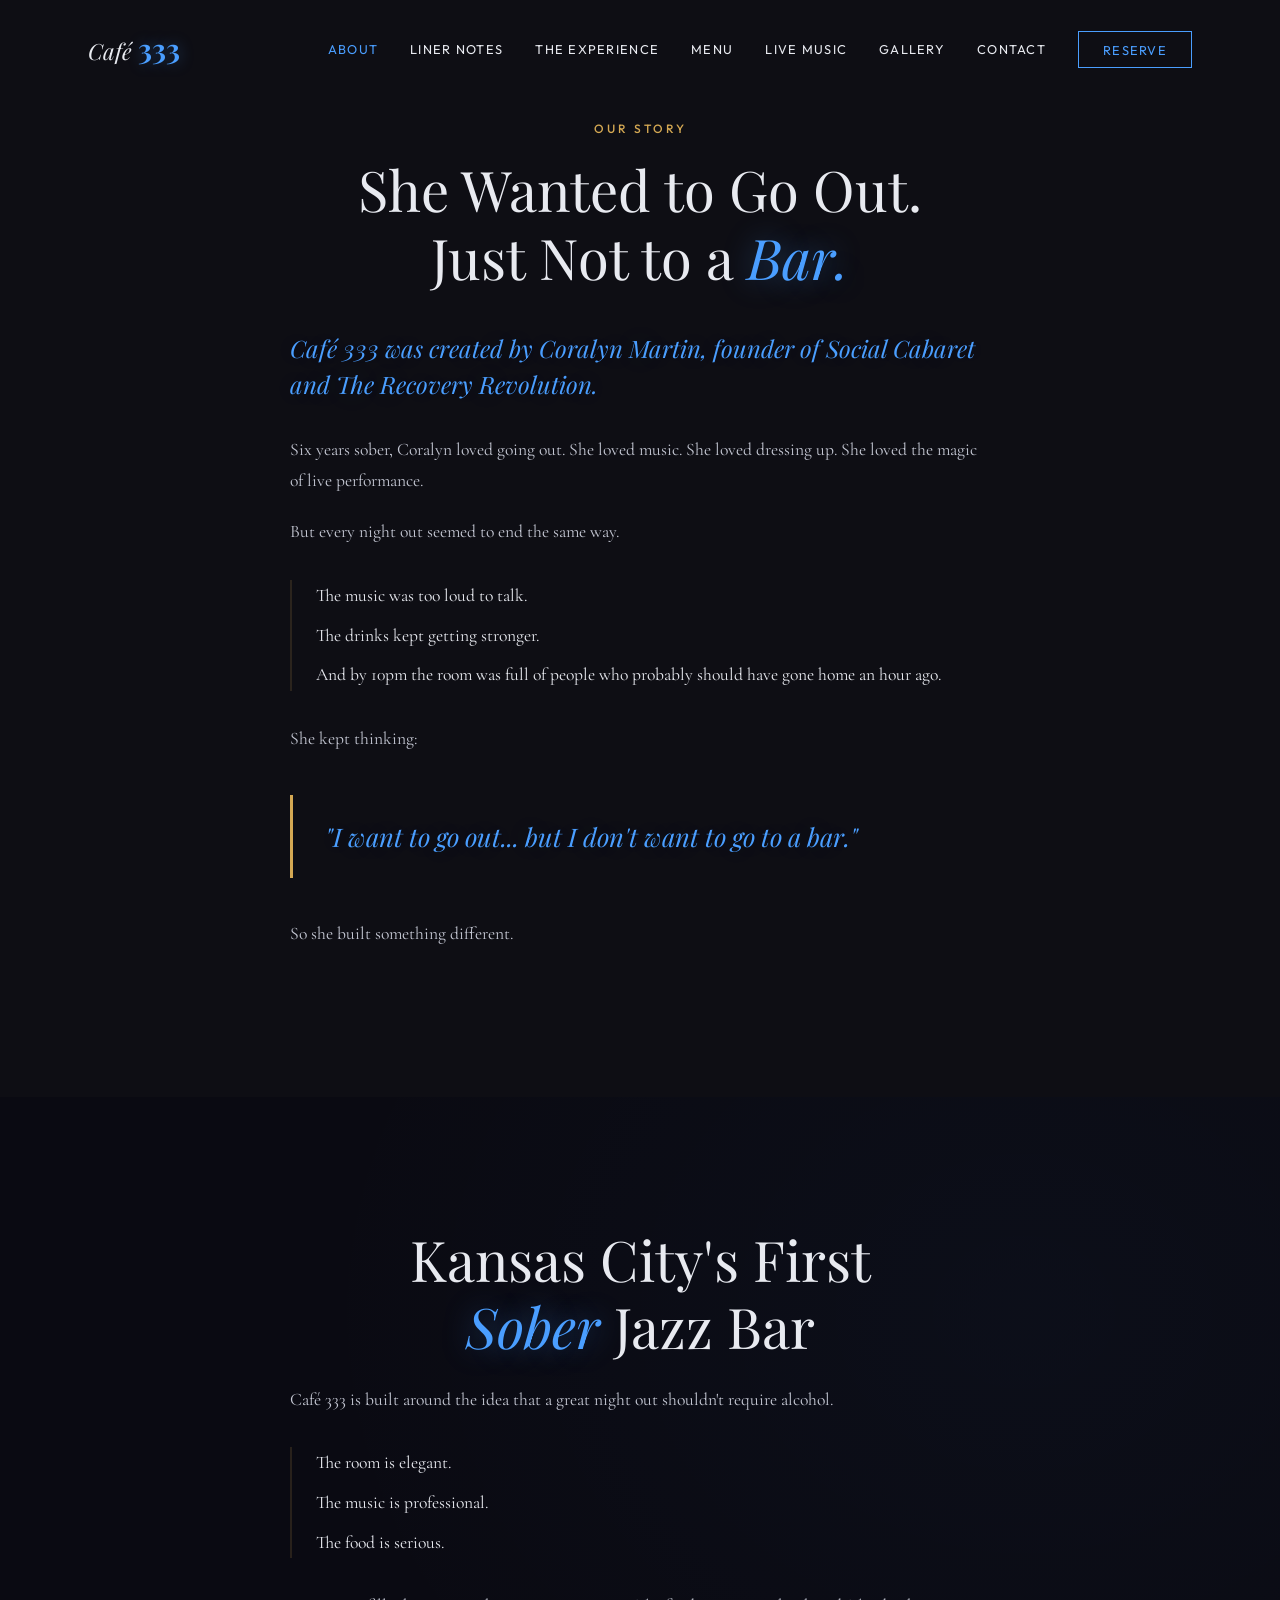
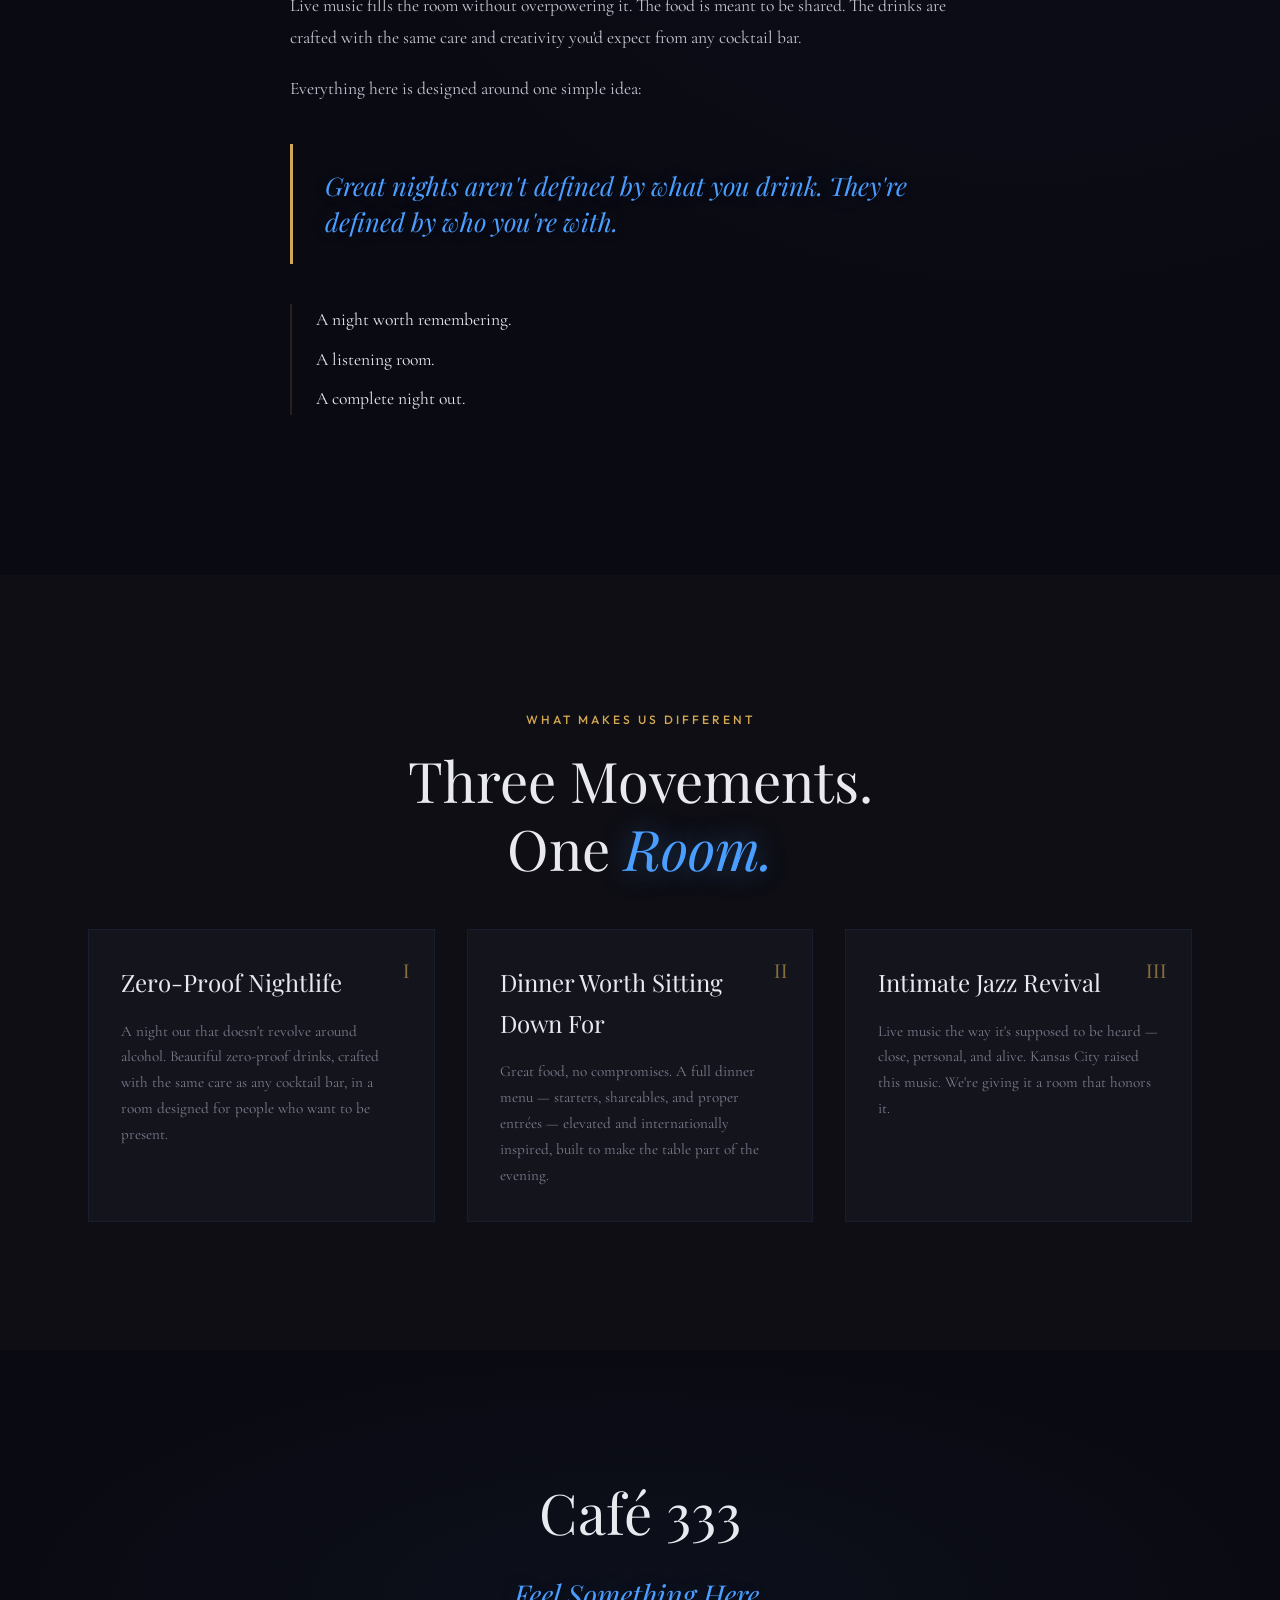
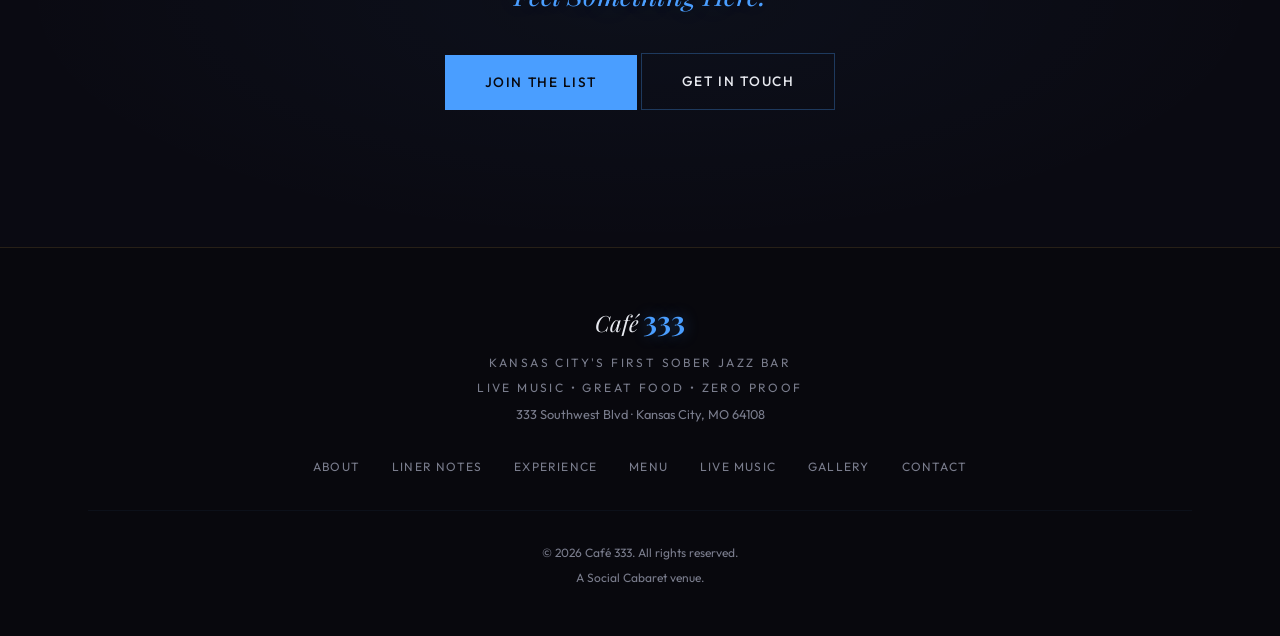
<file: about.html>
<!DOCTYPE html>
<html lang="en">
<head>
  <meta charset="UTF-8">
  <meta name="viewport" content="width=device-width, initial-scale=1.0">
  <title>About — Café 333 | Kansas City's First Sober Jazz Bar</title>
  <meta name="description" content="Café 333 was created by Coralyn Martin, founder of Social Cabaret and The Recovery Revolution. Kansas City's first sober jazz bar in the Crossroads — live music, great food, zero proof.">
  <link rel="canonical" href="https://cafe333kc.com/about.html">
  <meta property="og:type" content="website">
  <meta property="og:url" content="https://cafe333kc.com/about.html">
  <meta property="og:title" content="About Café 333 — Our Story">
  <meta property="og:description" content="Created by Coralyn Martin, founder of Social Cabaret. She wanted to go out — just not to a bar. So she built something different.">
  <meta property="og:image" content="https://cafe333kc.com/images/actual/76d70c7b-ef9a-457c-8197-65bee2fdc81d.jpeg">
  <meta property="og:site_name" content="Café 333">
  <meta name="twitter:card" content="summary_large_image">
  <meta name="twitter:title" content="About Café 333 — Our Story">
  <meta name="twitter:description" content="Created by Coralyn Martin, founder of Social Cabaret. She wanted to go out — just not to a bar. So she built something different.">
  <meta name="twitter:image" content="https://cafe333kc.com/images/actual/76d70c7b-ef9a-457c-8197-65bee2fdc81d.jpeg">
  <link rel="icon" type="image/png" href="images/actual/4d2454bb-7340-412b-97f8-234a180e048b.png">
  <link rel="apple-touch-icon" href="images/actual/4d2454bb-7340-412b-97f8-234a180e048b.png">
  <link rel="preconnect" href="https://fonts.googleapis.com">
  <link rel="preconnect" href="https://fonts.gstatic.com" crossorigin>
  <link href="https://fonts.googleapis.com/css2?family=Playfair+Display:ital,wght@0,400;0,700;0,900;1,400;1,700&family=Cormorant+Garamond:ital,wght@0,300;0,400;0,600;1,300;1,400&family=Outfit:wght@300;400;500;600&display=swap" rel="stylesheet">
  <link rel="stylesheet" href="css/style.css?v=5">
</head>
<body>

  <!-- ═══════════════════════════════════════════ -->
  <!-- NAVIGATION                                  -->
  <!-- ═══════════════════════════════════════════ -->
  <nav id="navbar" class="navbar scrolled">
    <div class="nav-container">
      <a href="index.html" class="nav-logo">
        <span class="logo-text">Café</span>
        <span class="logo-number">333</span>
      </a>
      <button class="nav-toggle" aria-label="Toggle navigation" aria-expanded="false">
        <span class="hamburger"></span>
      </button>
      <ul class="nav-links">
        <li><a href="about.html" style="color: var(--neon-blue);">About</a></li>
        <li><a href="liner-notes.html">Liner Notes</a></li>
        <li><a href="index.html#experience">The Experience</a></li>
        <li><a href="index.html#menu">Menu</a></li>
        <li><a href="index.html#performances">Live Music</a></li>
        <li><a href="index.html#gallery">Gallery</a></li>
        <li><a href="index.html#contact">Contact</a></li>
        <li><a href="index.html#reserve" class="nav-cta">Reserve</a></li>
      </ul>
    </div>
  </nav>

  <!-- ═══════════════════════════════════════════ -->
  <!-- ABOUT HERO                                  -->
  <!-- ═══════════════════════════════════════════ -->
  <section class="section about-hero">
    <div class="container">
      <div class="section-header section-header--center">
        <span class="section-label">Our Story</span>
        <h1 class="section-title">She Wanted to Go Out.<br>Just Not to a <em>Bar.</em></h1>
      </div>
    </div>
  </section>

  <!-- ═══════════════════════════════════════════ -->
  <!-- FOUNDER STORY                               -->
  <!-- ═══════════════════════════════════════════ -->
  <section class="section about-story">
    <div class="container">
      <div class="about-story-content">
        <p class="lead">Café 333 was created by Coralyn Martin, founder of Social Cabaret and The Recovery Revolution.</p>

        <p>Six years sober, Coralyn loved going out. She loved music. She loved dressing up. She loved the magic of live performance.</p>

        <p>But every night out seemed to end the same way.</p>

        <div class="story-lines">
          <p>The music was too loud to talk.</p>
          <p>The drinks kept getting stronger.</p>
          <p>And by 10pm the room was full of people who probably should have gone home an hour ago.</p>
        </div>

        <p>She kept thinking:</p>

        <blockquote class="story-quote">
          "I want to go out... but I don't want to go to a bar."
        </blockquote>

        <p>So she built something different.</p>
      </div>
    </div>
  </section>

  <!-- ═══════════════════════════════════════════ -->
  <!-- THE CONCEPT                                 -->
  <!-- ═══════════════════════════════════════════ -->
  <section class="section about-concept">
    <div class="container">
      <div class="section-header section-header--center">
        <h2 class="section-title">Kansas City's First<br><em>Sober</em> Jazz Bar</h2>
      </div>
      <div class="about-story-content">
        <p>Café 333 is built around the idea that a great night out shouldn't require alcohol.</p>

        <div class="story-lines">
          <p>The room is elegant.</p>
          <p>The music is professional.</p>
          <p>The food is serious.</p>
        </div>

        <p>Live music fills the room without overpowering it. The food is meant to be shared. The drinks are crafted with the same care and creativity you'd expect from any cocktail bar.</p>

        <p>Everything here is designed around one simple idea:</p>

        <blockquote class="story-quote">
          Great nights aren't defined by what you drink. They're defined by who you're with.
        </blockquote>

        <div class="story-lines">
          <p>A night worth remembering.</p>
          <p>A listening room.</p>
          <p>A complete night out.</p>
        </div>
      </div>
    </div>
  </section>

  <!-- ═══════════════════════════════════════════ -->
  <!-- POSITIONING                                 -->
  <!-- ═══════════════════════════════════════════ -->
  <section class="section about-position">
    <div class="container">
      <div class="section-header section-header--center">
        <span class="section-label">What Makes Us Different</span>
        <h2 class="section-title">Three Movements.<br>One <em>Room.</em></h2>
      </div>
      <div class="experience-cards">
        <article class="exp-card">
          <div class="exp-card-number">I</div>
          <div class="exp-card-content">
            <h3>Zero-Proof Nightlife</h3>
            <p>A night out that doesn't revolve around alcohol. Beautiful zero-proof drinks, crafted with the same care as any cocktail bar, in a room designed for people who want to be present.</p>
          </div>
        </article>
        <article class="exp-card">
          <div class="exp-card-number">II</div>
          <div class="exp-card-content">
            <h3>Dinner Worth Sitting Down For</h3>
            <p>Great food, no compromises. A full dinner menu — starters, shareables, and proper entrées — elevated and internationally inspired, built to make the table part of the evening.</p>
          </div>
        </article>
        <article class="exp-card">
          <div class="exp-card-number">III</div>
          <div class="exp-card-content">
            <h3>Intimate Jazz Revival</h3>
            <p>Live music the way it's supposed to be heard — close, personal, and alive. Kansas City raised this music. We're giving it a room that honors it.</p>
          </div>
        </article>
      </div>
    </div>
  </section>

  <!-- ═══════════════════════════════════════════ -->
  <!-- CLOSING / CTA                               -->
  <!-- ═══════════════════════════════════════════ -->
  <section class="section about-cta">
    <div class="container">
      <div class="section-header section-header--center">
        <h2 class="section-title">Café 333</h2>
        <p class="section-subtitle" style="font-family: var(--font-display); font-size: 1.8rem; font-style: italic; color: var(--neon-blue); text-shadow: 0 0 30px rgba(74, 158, 255, 0.15);">Feel Something Here.</p>
      </div>
      <div style="text-align: center; margin-top: 2rem;">
        <a href="index.html#signup" class="btn btn-primary">Join the List</a>
        <a href="index.html#contact" class="btn btn-ghost">Get in Touch</a>
      </div>
    </div>
  </section>

  <!-- ═══════════════════════════════════════════ -->
  <!-- FOOTER                                      -->
  <!-- ═══════════════════════════════════════════ -->
  <footer class="footer">
    <div class="container">
      <div class="footer-content">
        <div class="footer-brand">
          <span class="footer-logo">
            <span class="logo-text">Café</span>
            <span class="logo-number">333</span>
          </span>
          <p class="footer-tagline">Kansas City's First Sober Jazz Bar</p>
          <p class="footer-tagline">Live Music • Great Food • Zero Proof</p>
          <p class="footer-address">333 Southwest Blvd · Kansas City, MO 64108</p>
        </div>
        <div class="footer-links">
          <a href="about.html">About</a>
          <a href="liner-notes.html">Liner Notes</a>
          <a href="index.html#experience">Experience</a>
          <a href="index.html#menu">Menu</a>
          <a href="index.html#performances">Live Music</a>
          <a href="index.html#gallery">Gallery</a>
          <a href="index.html#contact">Contact</a>
        </div>
        <div class="footer-bottom">
          <p>&copy; 2026 Café 333. All rights reserved.</p>
          <p class="footer-credit">A Social Cabaret venue.</p>
        </div>
      </div>
    </div>
  </footer>

  <div class="floating-notes" aria-hidden="true" id="floatingNotes"></div>

  <script src="js/main.js"></script>
</body>
</html>
</file>
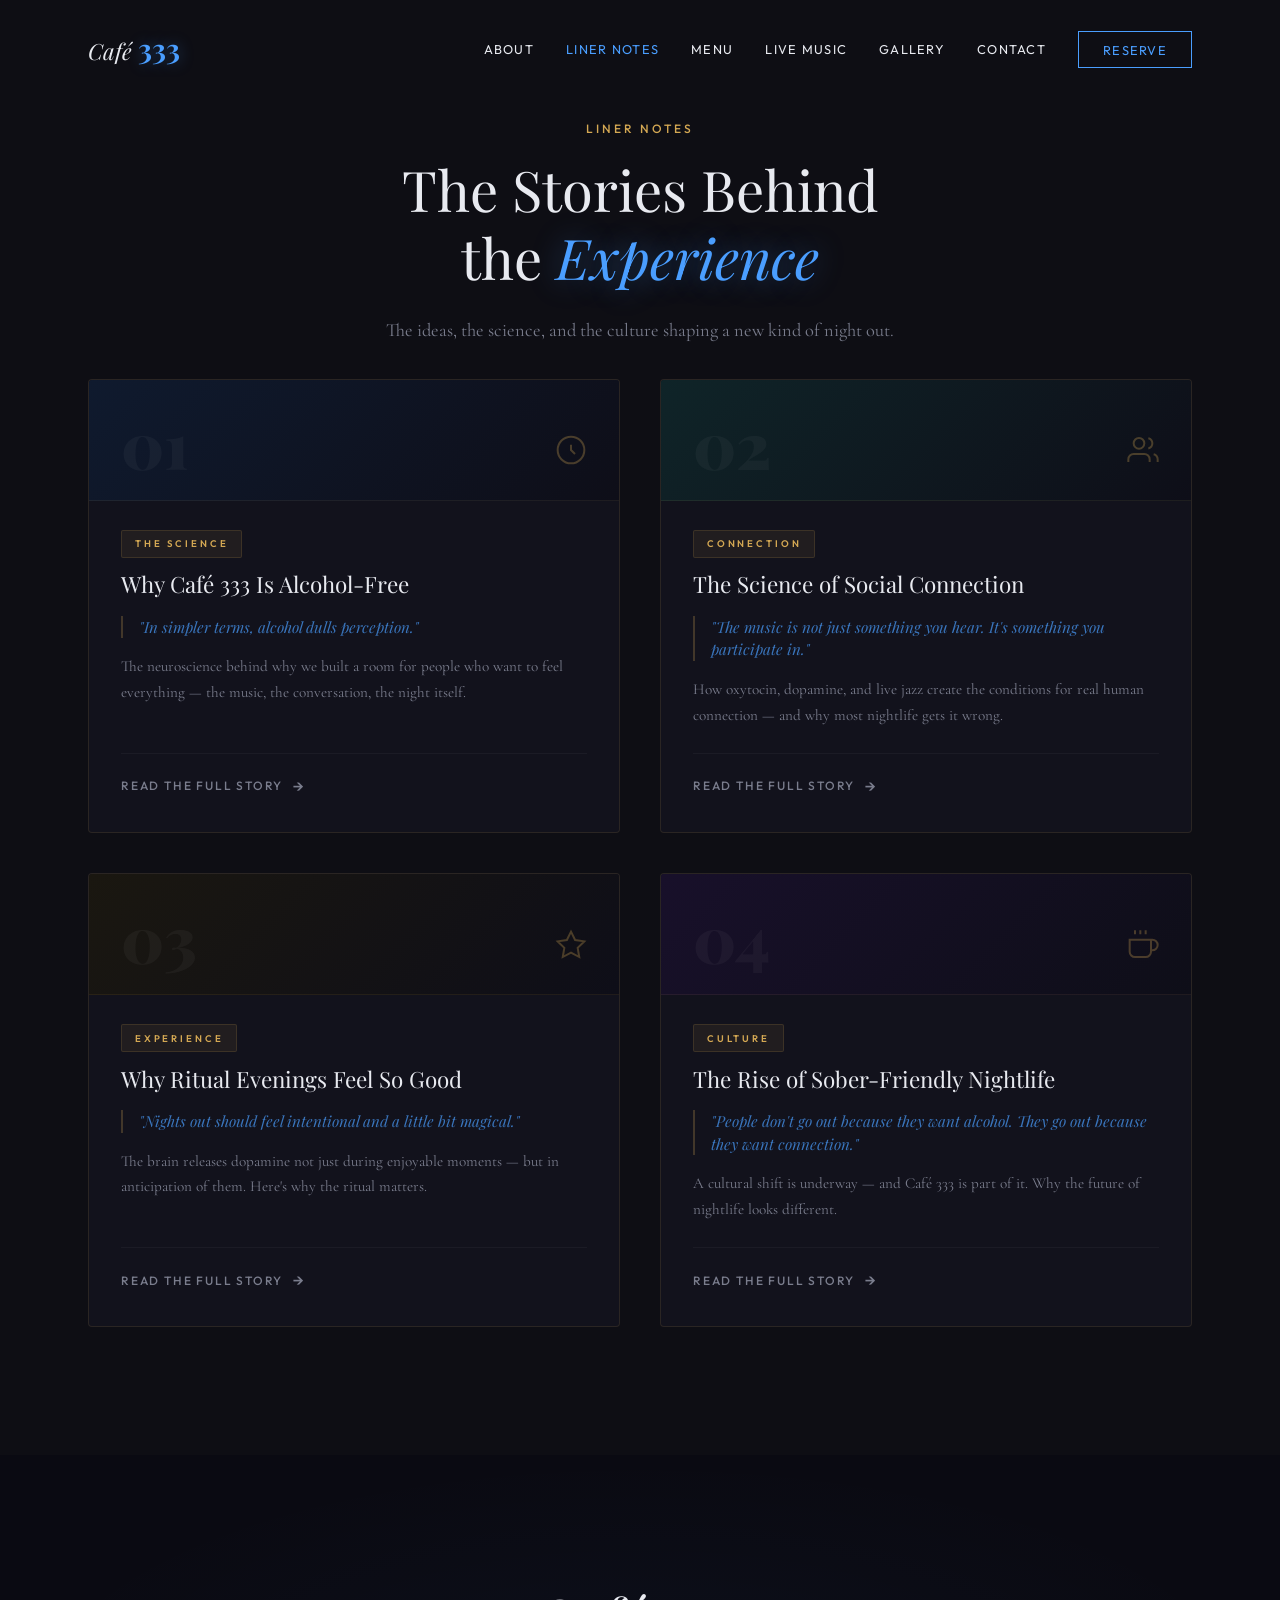
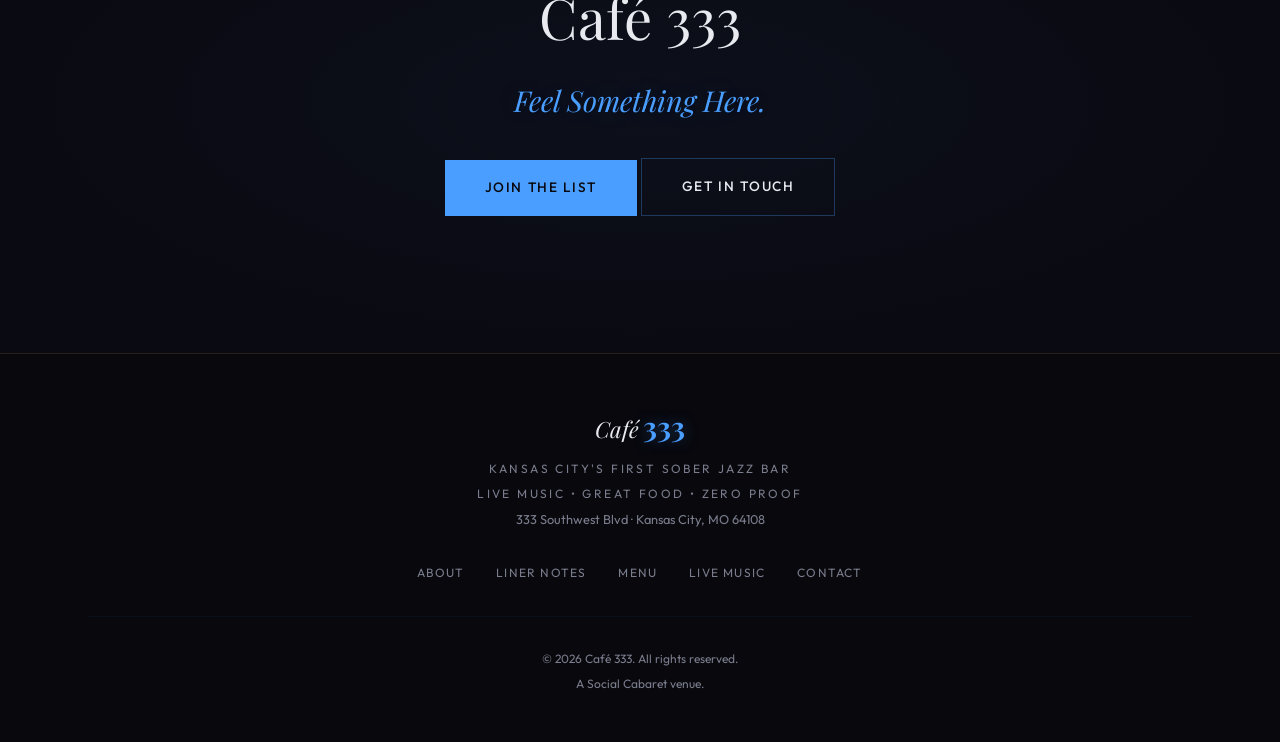
<file: liner-notes.html>
<!DOCTYPE html>
<html lang="en">
<head>
  <meta charset="UTF-8">
  <meta name="viewport" content="width=device-width, initial-scale=1.0">
  <title>Liner Notes — Café 333 | Stories Behind the Experience</title>
  <meta name="description" content="Liner Notes from Café 333 — the ideas, science, and culture behind Kansas City's first sober jazz bar.">
  <link rel="canonical" href="https://cafe333kc.com/liner-notes.html">
  <meta property="og:type" content="website">
  <meta property="og:url" content="https://cafe333kc.com/liner-notes.html">
  <meta property="og:title" content="Liner Notes — Café 333">
  <meta property="og:description" content="The ideas, science, and culture behind Kansas City's first sober jazz bar.">
  <meta property="og:image" content="https://cafe333kc.com/images/actual/f5ae5376-d12f-4265-aebb-5ec159798b37.jpeg">
  <meta property="og:site_name" content="Café 333">
  <meta name="twitter:card" content="summary_large_image">
  <meta name="twitter:title" content="Liner Notes — Café 333">
  <meta name="twitter:description" content="The ideas, science, and culture behind Kansas City's first sober jazz bar.">
  <meta name="twitter:image" content="https://cafe333kc.com/images/actual/f5ae5376-d12f-4265-aebb-5ec159798b37.jpeg">
  <link rel="icon" type="image/png" href="images/actual/4d2454bb-7340-412b-97f8-234a180e048b.png">
  <link rel="apple-touch-icon" href="images/actual/4d2454bb-7340-412b-97f8-234a180e048b.png">
  <link rel="preconnect" href="https://fonts.googleapis.com">
  <link rel="preconnect" href="https://fonts.gstatic.com" crossorigin>
  <link href="https://fonts.googleapis.com/css2?family=Playfair+Display:ital,wght@0,400;0,700;0,900;1,400;1,700&family=Cormorant+Garamond:ital,wght@0,300;0,400;0,600;1,300;1,400&family=Outfit:wght@300;400;500;600&display=swap" rel="stylesheet">
  <link rel="stylesheet" href="css/style.css?v=5">
</head>
<body>

  <nav id="navbar" class="navbar scrolled">
    <div class="nav-container">
      <a href="index.html" class="nav-logo">
        <span class="logo-text">Café</span>
        <span class="logo-number">333</span>
      </a>
      <button class="nav-toggle" aria-label="Toggle navigation" aria-expanded="false">
        <span class="hamburger"></span>
      </button>
      <ul class="nav-links">
        <li><a href="about.html">About</a></li>
        <li><a href="liner-notes.html" style="color: var(--neon-blue);">Liner Notes</a></li>
        <li><a href="index.html#menu">Menu</a></li>
        <li><a href="index.html#performances">Live Music</a></li>
        <li><a href="index.html#gallery">Gallery</a></li>
        <li><a href="index.html#contact">Contact</a></li>
        <li><a href="index.html#reserve" class="nav-cta">Reserve</a></li>
      </ul>
    </div>
  </nav>

  <!-- HERO -->
  <section class="section about-hero" style="padding-top: 7rem; padding-bottom: 1rem;">
    <div class="container">
      <div class="section-header section-header--center">
        <span class="section-label">Liner Notes</span>
        <h1 class="section-title">The Stories Behind<br>the <em>Experience</em></h1>
        <p class="section-subtitle">The ideas, the science, and the culture shaping a new kind of night out.</p>
      </div>
    </div>
  </section>

  <!-- CARDS -->
  <section class="section liner-notes-grid-section" style="padding-top: 1rem;">
    <div class="container">
      <div class="liner-notes-grid">

        <a href="liner-notes/why-alcohol-free.html" class="liner-card">
          <div class="liner-card-visual" style="--card-accent: var(--neon-blue);">
            <div class="liner-card-number">01</div>
            <div class="liner-card-icon">
              <svg viewBox="0 0 24 24" width="32" height="32" fill="none" stroke="currentColor" stroke-width="1.5"><path d="M12 2C6.48 2 2 6.48 2 12s4.48 10 10 10 10-4.48 10-10S17.52 2 12 2z"/><path d="M12 8v4l3 3"/></svg>
            </div>
          </div>
          <div class="liner-card-body">
            <div class="liner-card-tag">The Science</div>
            <h3 class="liner-card-title">Why Café 333 Is Alcohol-Free</h3>
            <p class="liner-card-quote">"In simpler terms, alcohol dulls perception."</p>
            <p class="liner-card-excerpt">The neuroscience behind why we built a room for people who want to feel everything — the music, the conversation, the night itself.</p>
            <span class="liner-card-link">
              <span class="liner-card-link-text">Read the Full Story</span>
              <span class="liner-card-link-arrow">&rarr;</span>
            </span>
          </div>
        </a>

        <a href="liner-notes/science-of-connection.html" class="liner-card">
          <div class="liner-card-visual" style="--card-accent: var(--neon-cyan);">
            <div class="liner-card-number">02</div>
            <div class="liner-card-icon">
              <svg viewBox="0 0 24 24" width="32" height="32" fill="none" stroke="currentColor" stroke-width="1.5"><path d="M17 21v-2a4 4 0 00-4-4H5a4 4 0 00-4 4v2"/><circle cx="9" cy="7" r="4"/><path d="M23 21v-2a4 4 0 00-3-3.87M16 3.13a4 4 0 010 7.75"/></svg>
            </div>
          </div>
          <div class="liner-card-body">
            <div class="liner-card-tag">Connection</div>
            <h3 class="liner-card-title">The Science of Social Connection</h3>
            <p class="liner-card-quote">"The music is not just something you hear. It's something you participate in."</p>
            <p class="liner-card-excerpt">How oxytocin, dopamine, and live jazz create the conditions for real human connection — and why most nightlife gets it wrong.</p>
            <span class="liner-card-link">
              <span class="liner-card-link-text">Read the Full Story</span>
              <span class="liner-card-link-arrow">&rarr;</span>
            </span>
          </div>
        </a>

        <a href="liner-notes/why-ritual-evenings.html" class="liner-card">
          <div class="liner-card-visual" style="--card-accent: var(--gold);">
            <div class="liner-card-number">03</div>
            <div class="liner-card-icon">
              <svg viewBox="0 0 24 24" width="32" height="32" fill="none" stroke="currentColor" stroke-width="1.5"><path d="M12 2l3.09 6.26L22 9.27l-5 4.87 1.18 6.88L12 17.77l-6.18 3.25L7 14.14 2 9.27l6.91-1.01L12 2z"/></svg>
            </div>
          </div>
          <div class="liner-card-body">
            <div class="liner-card-tag">Experience</div>
            <h3 class="liner-card-title">Why Ritual Evenings Feel So Good</h3>
            <p class="liner-card-quote">"Nights out should feel intentional and a little bit magical."</p>
            <p class="liner-card-excerpt">The brain releases dopamine not just during enjoyable moments — but in anticipation of them. Here's why the ritual matters.</p>
            <span class="liner-card-link">
              <span class="liner-card-link-text">Read the Full Story</span>
              <span class="liner-card-link-arrow">&rarr;</span>
            </span>
          </div>
        </a>

        <a href="liner-notes/sober-friendly-nightlife.html" class="liner-card">
          <div class="liner-card-visual" style="--card-accent: #A78BFA;">
            <div class="liner-card-number">04</div>
            <div class="liner-card-icon">
              <svg viewBox="0 0 24 24" width="32" height="32" fill="none" stroke="currentColor" stroke-width="1.5"><path d="M18 8h1a4 4 0 010 8h-1M2 8h16v9a4 4 0 01-4 4H6a4 4 0 01-4-4V8z"/><path d="M6 1v3M10 1v3M14 1v3"/></svg>
            </div>
          </div>
          <div class="liner-card-body">
            <div class="liner-card-tag">Culture</div>
            <h3 class="liner-card-title">The Rise of Sober-Friendly Nightlife</h3>
            <p class="liner-card-quote">"People don't go out because they want alcohol. They go out because they want connection."</p>
            <p class="liner-card-excerpt">A cultural shift is underway — and Café 333 is part of it. Why the future of nightlife looks different.</p>
            <span class="liner-card-link">
              <span class="liner-card-link-text">Read the Full Story</span>
              <span class="liner-card-link-arrow">&rarr;</span>
            </span>
          </div>
        </a>

      </div>
    </div>
  </section>

  <!-- CTA -->
  <section class="section about-cta">
    <div class="container">
      <div class="section-header section-header--center">
        <h2 class="section-title">Café 333</h2>
        <p class="section-subtitle" style="font-family: var(--font-display); font-size: 1.8rem; font-style: italic; color: var(--neon-blue); text-shadow: 0 0 30px rgba(74, 158, 255, 0.15);">Feel Something Here.</p>
      </div>
      <div style="text-align: center; margin-top: 2rem;">
        <a href="index.html#signup" class="btn btn-primary">Join the List</a>
        <a href="index.html#contact" class="btn btn-ghost">Get in Touch</a>
      </div>
    </div>
  </section>

  <footer class="footer">
    <div class="container">
      <div class="footer-content">
        <div class="footer-brand">
          <span class="footer-logo">
            <span class="logo-text">Café</span>
            <span class="logo-number">333</span>
          </span>
          <p class="footer-tagline">Kansas City's First Sober Jazz Bar</p>
          <p class="footer-tagline">Live Music • Great Food • Zero Proof</p>
          <p class="footer-address">333 Southwest Blvd · Kansas City, MO 64108</p>
        </div>
        <div class="footer-links">
          <a href="about.html">About</a>
          <a href="liner-notes.html">Liner Notes</a>
          <a href="index.html#menu">Menu</a>
          <a href="index.html#performances">Live Music</a>
          <a href="index.html#contact">Contact</a>
        </div>
        <div class="footer-bottom">
          <p>&copy; 2026 Café 333. All rights reserved.</p>
          <p class="footer-credit">A Social Cabaret venue.</p>
        </div>
      </div>
    </div>
  </footer>

  <div class="floating-notes" aria-hidden="true" id="floatingNotes"></div>
  <script src="js/main.js"></script>
</body>
</html>
</file>
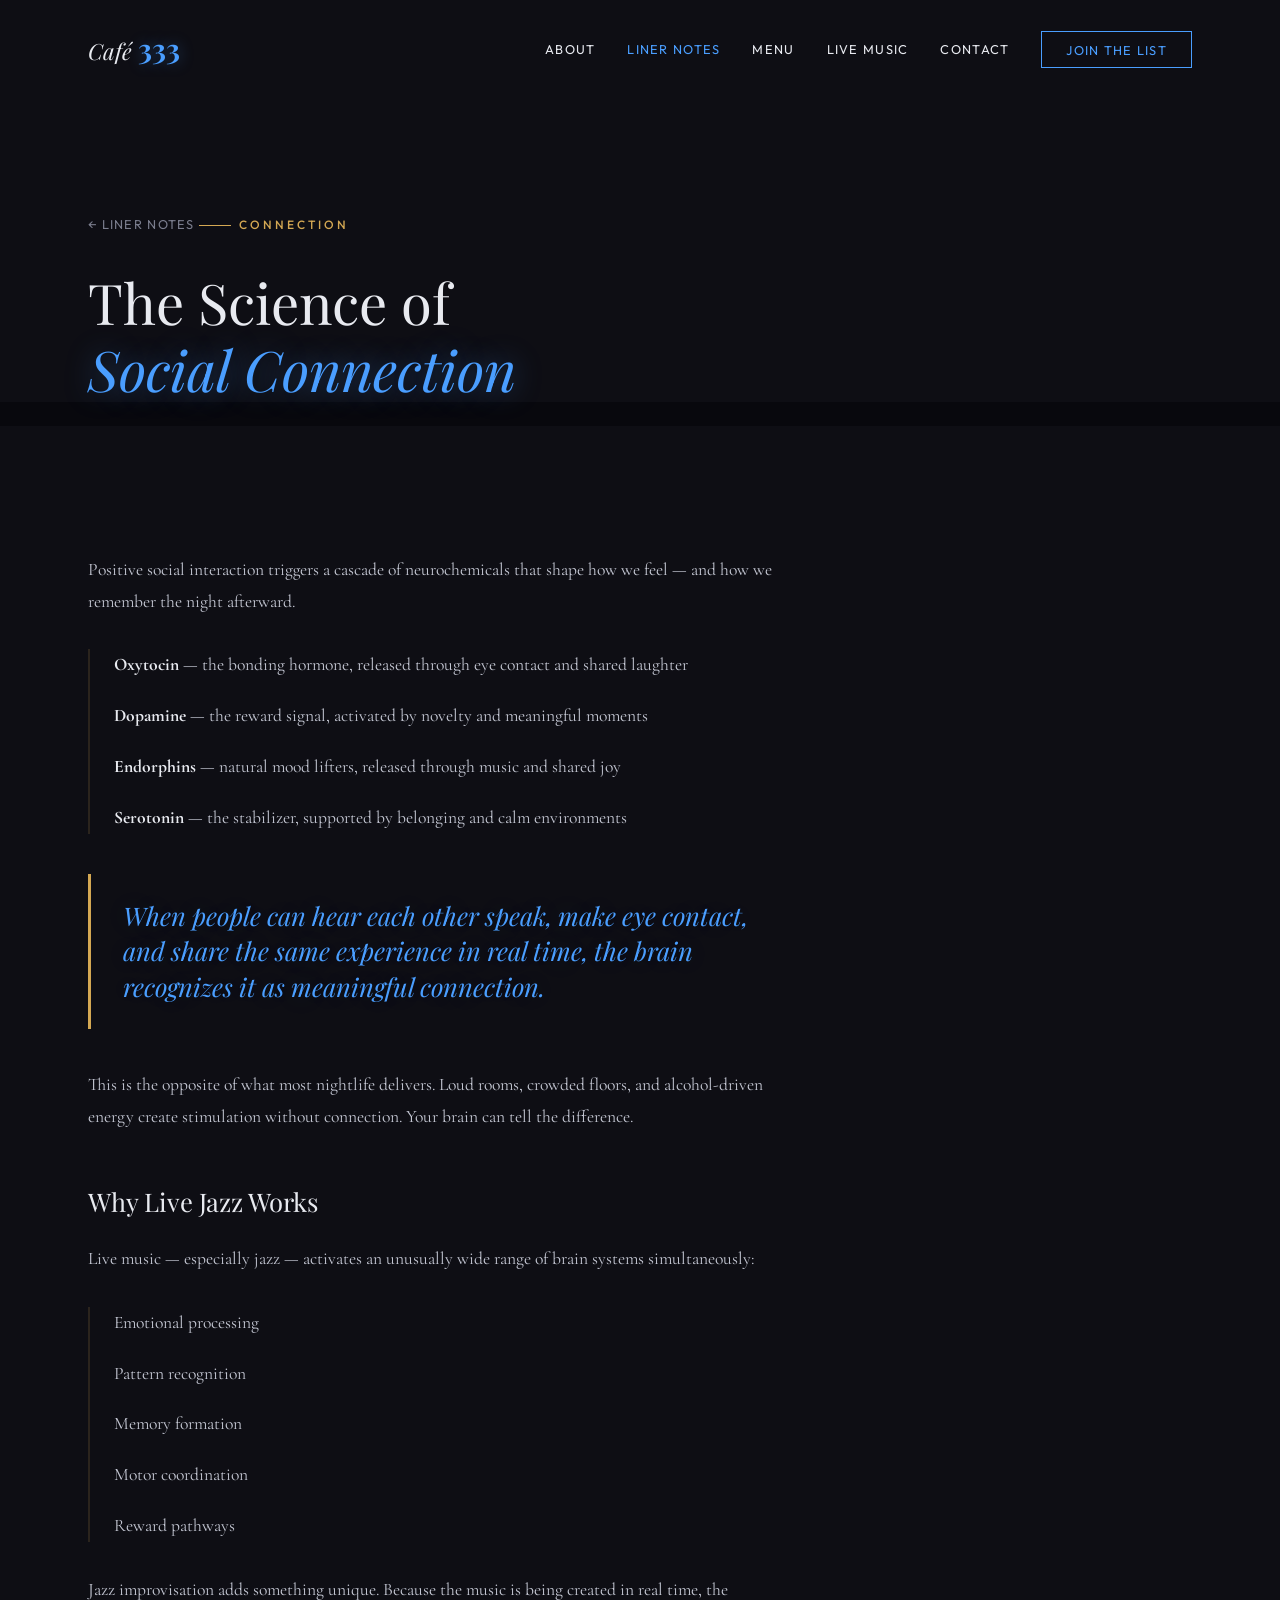
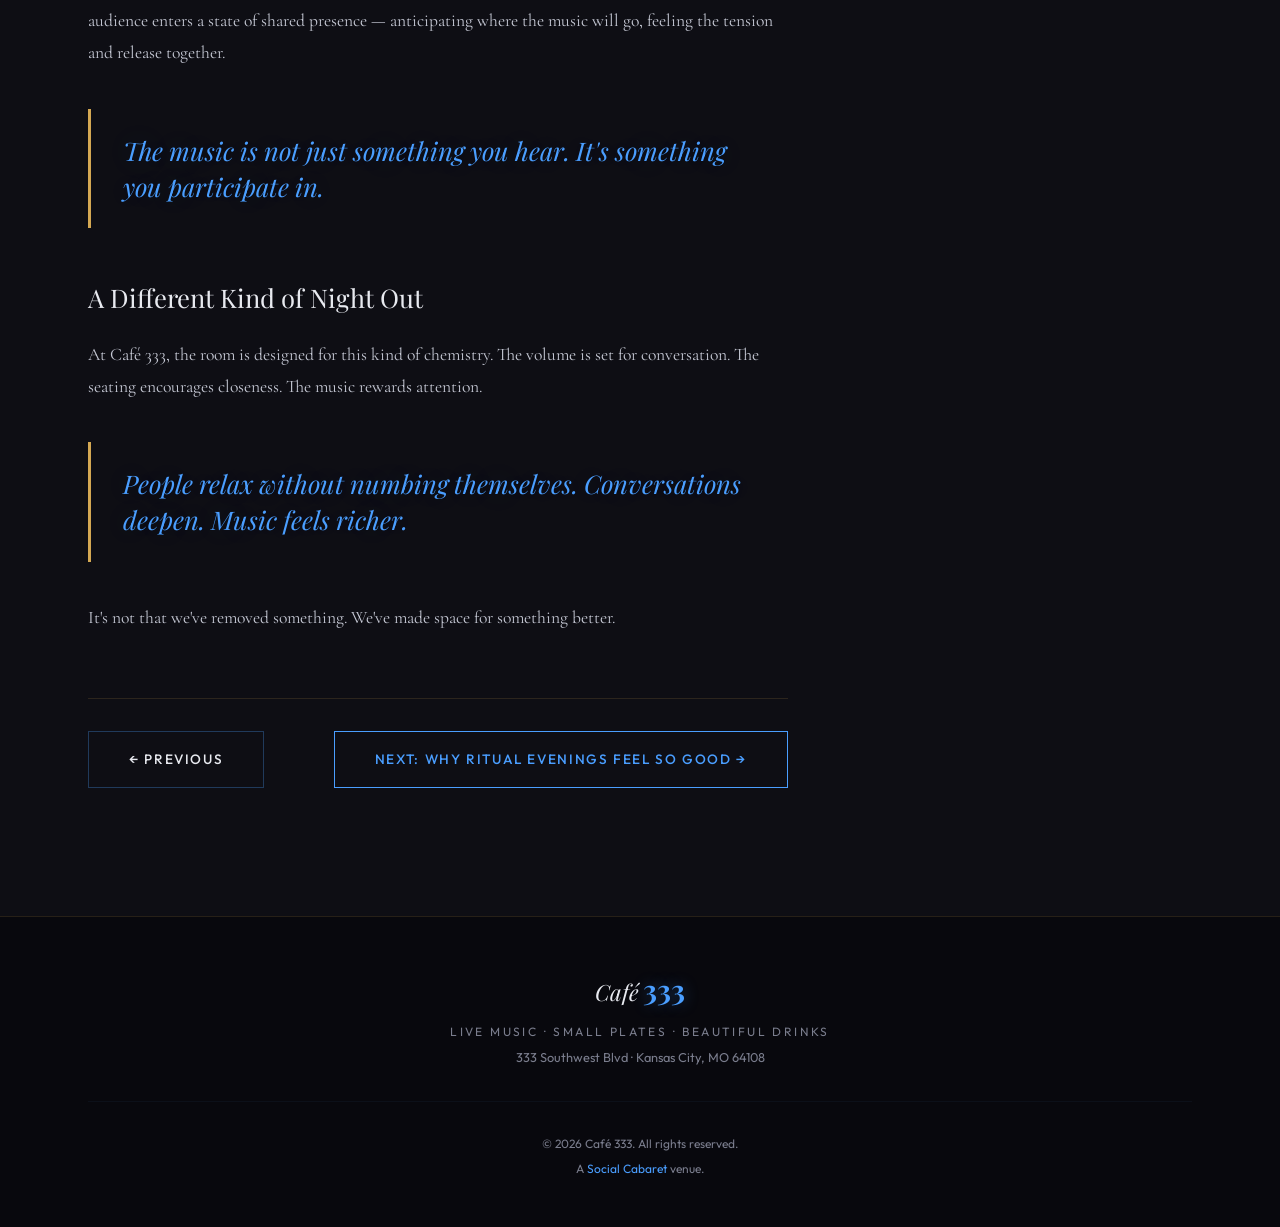
<file: liner-notes/science-of-connection.html>
<!DOCTYPE html>
<html lang="en">
<head>
  <meta charset="UTF-8">
  <meta name="viewport" content="width=device-width, initial-scale=1.0">
  <title>The Science of Social Connection — Liner Notes | Café 333</title>
  <meta name="description" content="When people can hear each other speak, make eye contact, and share the same experience in real time, the brain recognizes it as meaningful connection.">
  <link rel="canonical" href="https://cafe333kc.com/liner-notes/science-of-connection.html">
  <meta property="og:type" content="article">
  <meta property="og:url" content="https://cafe333kc.com/liner-notes/science-of-connection.html">
  <meta property="og:title" content="The Science of Social Connection — Café 333">
  <meta property="og:description" content="How oxytocin, dopamine, and live jazz create the conditions for real human connection.">
  <meta property="og:image" content="https://cafe333kc.com/images/actual/b77afe68-b057-4bde-9ae7-a350d7032ca5.jpeg">
  <meta property="og:site_name" content="Café 333">
  <meta name="twitter:card" content="summary_large_image">
  <meta name="twitter:title" content="The Science of Social Connection — Café 333">
  <meta name="twitter:description" content="How oxytocin, dopamine, and live jazz create the conditions for real human connection.">
  <meta name="twitter:image" content="https://cafe333kc.com/images/actual/b77afe68-b057-4bde-9ae7-a350d7032ca5.jpeg">
  <link rel="icon" type="image/png" href="../images/actual/4d2454bb-7340-412b-97f8-234a180e048b.png">
  <link rel="apple-touch-icon" href="../images/actual/4d2454bb-7340-412b-97f8-234a180e048b.png">
  <link rel="preconnect" href="https://fonts.googleapis.com">
  <link rel="preconnect" href="https://fonts.gstatic.com" crossorigin>
  <link href="https://fonts.googleapis.com/css2?family=Playfair+Display:ital,wght@0,400;0,700;0,900;1,400;1,700&family=Cormorant+Garamond:ital,wght@0,300;0,400;0,600;1,300;1,400&family=Outfit:wght@300;400;500;600&display=swap" rel="stylesheet">
  <link rel="stylesheet" href="../css/style.css?v=5">
  <script type="application/ld+json">
  {
    "@context": "https://schema.org",
    "@type": "Article",
    "headline": "The Science of Social Connection",
    "description": "How oxytocin, dopamine, and live jazz create real human connection — and why most nightlife gets it wrong.",
    "url": "https://cafe333kc.com/liner-notes/science-of-connection.html",
    "image": "https://cafe333kc.com/images/actual/b77afe68-b057-4bde-9ae7-a350d7032ca5.jpeg",
    "publisher": { "@type": "Organization", "name": "Café 333", "url": "https://cafe333kc.com" },
    "isPartOf": { "@type": "WebSite", "name": "Café 333", "url": "https://cafe333kc.com" }
  }
  </script>
</head>
<body>

  <nav id="navbar" class="navbar scrolled">
    <div class="nav-container">
      <a href="../index.html" class="nav-logo">
        <span class="logo-text">Café</span>
        <span class="logo-number">333</span>
      </a>
      <button class="nav-toggle" aria-label="Toggle navigation" aria-expanded="false">
        <span class="hamburger"></span>
      </button>
      <ul class="nav-links">
        <li><a href="../about.html">About</a></li>
        <li><a href="../liner-notes.html" style="color: var(--neon-blue);">Liner Notes</a></li>
        <li><a href="../index.html#menu">Menu</a></li>
        <li><a href="../index.html#performances">Live Music</a></li>
        <li><a href="../index.html#contact">Contact</a></li>
        <li><a href="../index.html#signup" class="nav-cta">Join the List</a></li>
      </ul>
    </div>
  </nav>

  <article class="section article-hero">
    <div class="container">
      <div class="article-header">
        <a href="../liner-notes.html" class="article-back">&larr; Liner Notes</a>
        <span class="section-label">Connection</span>
        <h1 class="section-title">The Science of<br><em>Social Connection</em></h1>
      </div>
    </div>
  </article>

  <article class="section article-body-section">
    <div class="container">
      <div class="article-content">

        <p>Positive social interaction triggers a cascade of neurochemicals that shape how we feel — and how we remember the night afterward.</p>

        <div class="story-lines">
          <p><strong>Oxytocin</strong> — the bonding hormone, released through eye contact and shared laughter</p>
          <p><strong>Dopamine</strong> — the reward signal, activated by novelty and meaningful moments</p>
          <p><strong>Endorphins</strong> — natural mood lifters, released through music and shared joy</p>
          <p><strong>Serotonin</strong> — the stabilizer, supported by belonging and calm environments</p>
        </div>

        <blockquote class="story-quote">When people can hear each other speak, make eye contact, and share the same experience in real time, the brain recognizes it as meaningful connection.</blockquote>

        <p>This is the opposite of what most nightlife delivers. Loud rooms, crowded floors, and alcohol-driven energy create stimulation without connection. Your brain can tell the difference.</p>

        <h2>Why Live Jazz Works</h2>
        <p>Live music — especially jazz — activates an unusually wide range of brain systems simultaneously:</p>
        <div class="story-lines">
          <p>Emotional processing</p>
          <p>Pattern recognition</p>
          <p>Memory formation</p>
          <p>Motor coordination</p>
          <p>Reward pathways</p>
        </div>

        <p>Jazz improvisation adds something unique. Because the music is being created in real time, the audience enters a state of shared presence — anticipating where the music will go, feeling the tension and release together.</p>

        <blockquote class="story-quote">The music is not just something you hear. It's something you participate in.</blockquote>

        <h2>A Different Kind of Night Out</h2>
        <p>At Café 333, the room is designed for this kind of chemistry. The volume is set for conversation. The seating encourages closeness. The music rewards attention.</p>

        <blockquote class="story-quote">People relax without numbing themselves. Conversations deepen. Music feels richer.</blockquote>

        <p>It's not that we've removed something. We've made space for something better.</p>

        <div class="article-nav">
          <a href="why-alcohol-free.html" class="btn btn-ghost">&larr; Previous</a>
          <a href="why-ritual-evenings.html" class="btn btn-outline">Next: Why Ritual Evenings Feel So Good &rarr;</a>
        </div>
      </div>
    </div>
  </article>

  <footer class="footer">
    <div class="container">
      <div class="footer-content">
        <div class="footer-brand">
          <span class="footer-logo">
            <span class="logo-text">Café</span>
            <span class="logo-number">333</span>
          </span>
          <p class="footer-tagline">Live Music · Small Plates · Beautiful Drinks</p>
          <p class="footer-address">333 Southwest Blvd · Kansas City, MO 64108</p>
        </div>
        <div class="footer-bottom">
          <p>&copy; 2026 Café 333. All rights reserved.</p>
          <p class="footer-credit">A <a href="#" target="_blank">Social Cabaret</a> venue.</p>
        </div>
      </div>
    </div>
  </footer>

  <div class="floating-notes" aria-hidden="true" id="floatingNotes"></div>
  <script src="../js/main.js"></script>
</body>
</html>
</file>
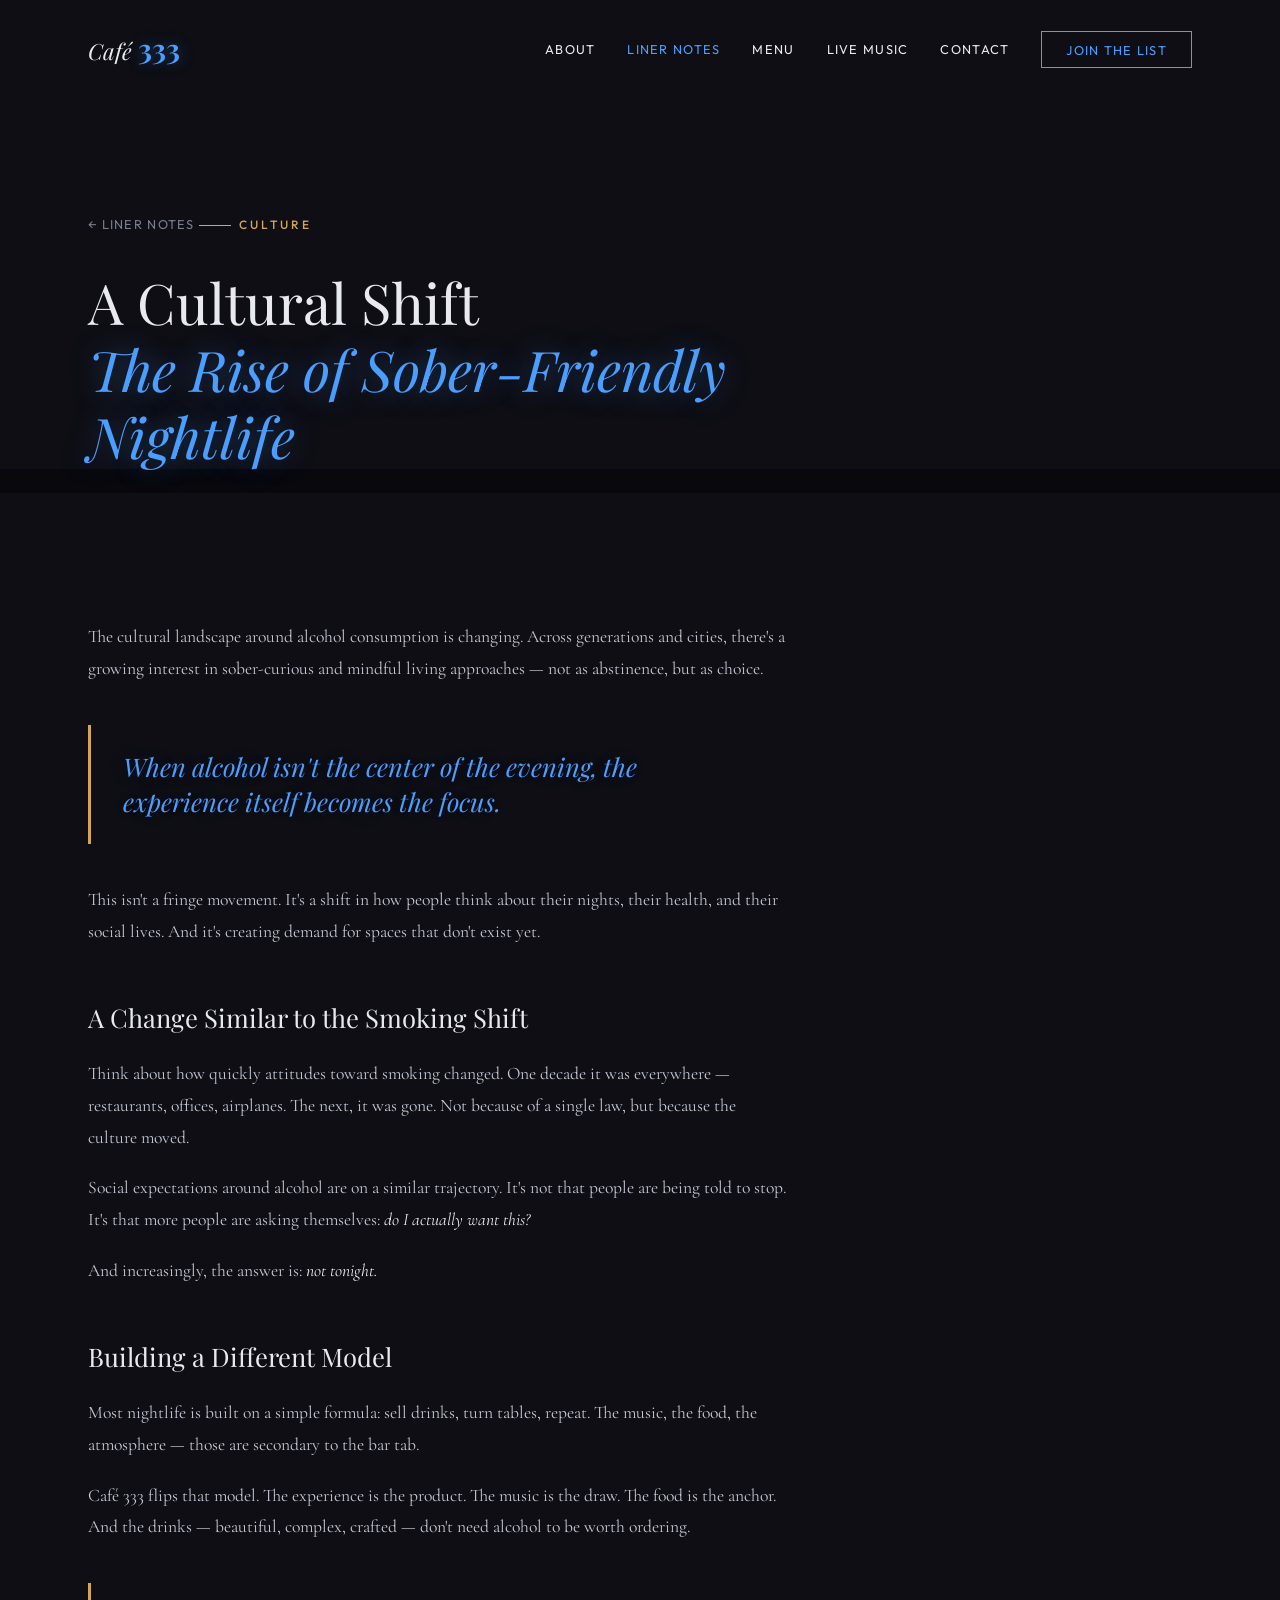
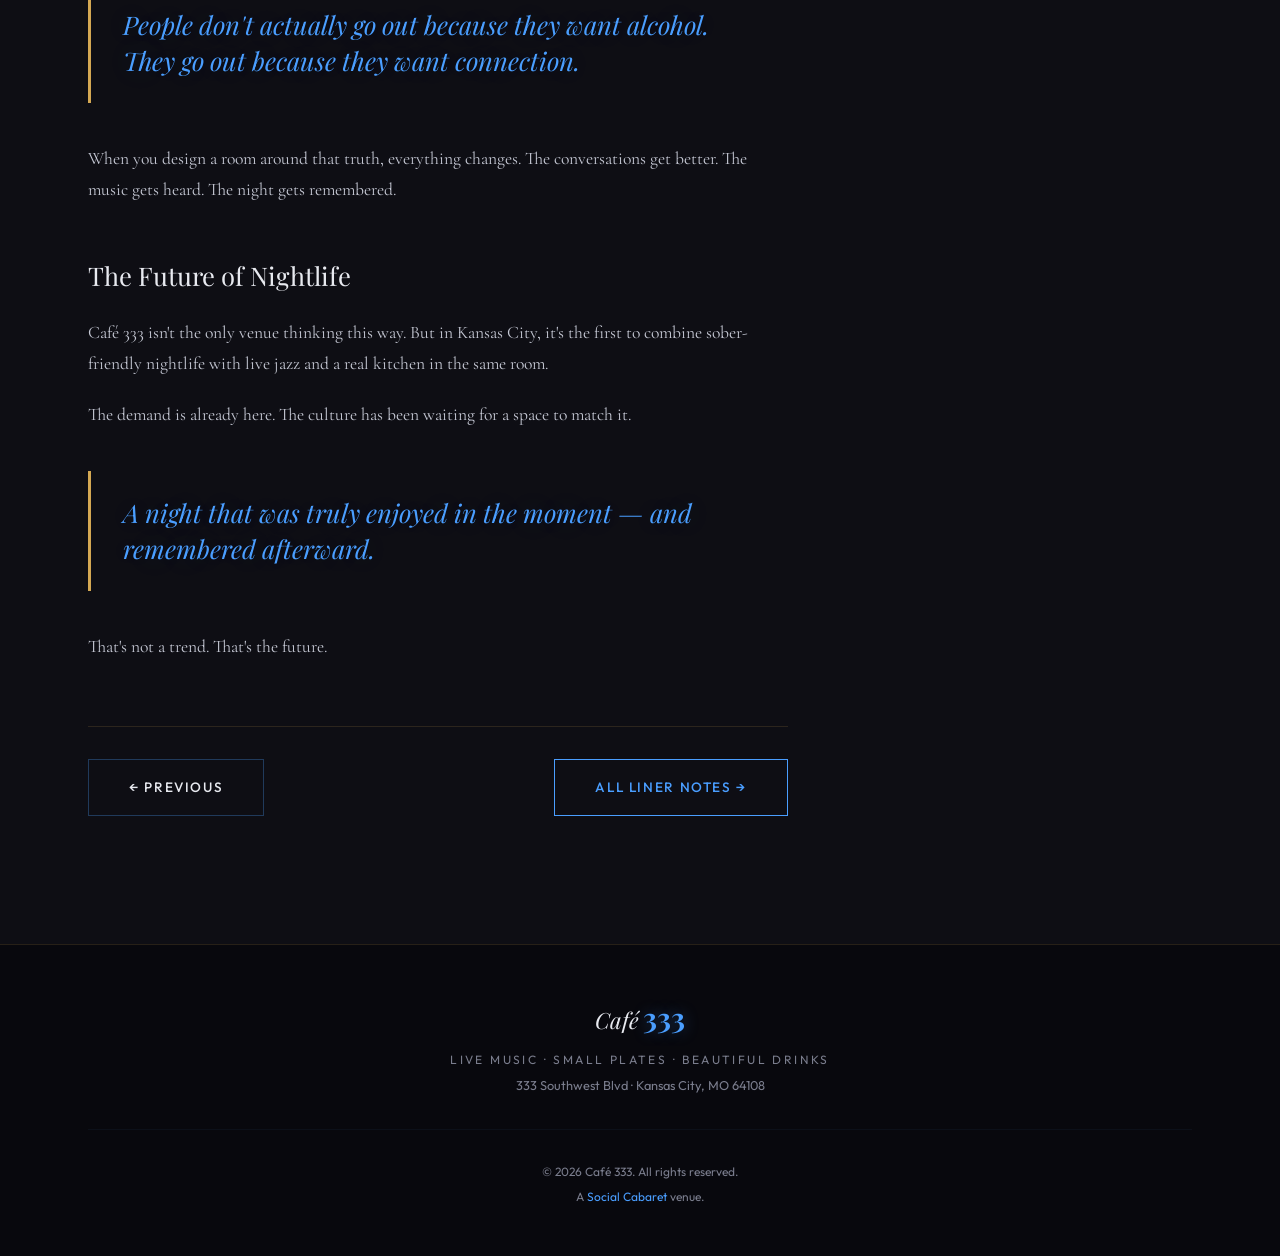
<file: liner-notes/sober-friendly-nightlife.html>
<!DOCTYPE html>
<html lang="en">
<head>
  <meta charset="UTF-8">
  <meta name="viewport" content="width=device-width, initial-scale=1.0">
  <title>The Rise of Sober-Friendly Nightlife — Liner Notes | Café 333</title>
  <meta name="description" content="People don't go out because they want alcohol. They go out because they want connection. The culture is finally catching up.">
  <link rel="canonical" href="https://cafe333kc.com/liner-notes/sober-friendly-nightlife.html">
  <meta property="og:type" content="article">
  <meta property="og:url" content="https://cafe333kc.com/liner-notes/sober-friendly-nightlife.html">
  <meta property="og:title" content="The Rise of Sober-Friendly Nightlife — Café 333">
  <meta property="og:description" content="People don't go out because they want alcohol. They go out because they want connection. The culture is finally catching up.">
  <meta property="og:image" content="https://cafe333kc.com/images/actual/997ab81d-d2f4-4809-a57f-8103d9a2d052.jpeg">
  <meta property="og:site_name" content="Café 333">
  <meta name="twitter:card" content="summary_large_image">
  <meta name="twitter:title" content="The Rise of Sober-Friendly Nightlife — Café 333">
  <meta name="twitter:description" content="People don't go out because they want alcohol. They go out because they want connection.">
  <meta name="twitter:image" content="https://cafe333kc.com/images/actual/997ab81d-d2f4-4809-a57f-8103d9a2d052.jpeg">
  <link rel="icon" type="image/png" href="../images/actual/4d2454bb-7340-412b-97f8-234a180e048b.png">
  <link rel="apple-touch-icon" href="../images/actual/4d2454bb-7340-412b-97f8-234a180e048b.png">
  <link rel="preconnect" href="https://fonts.googleapis.com">
  <link rel="preconnect" href="https://fonts.gstatic.com" crossorigin>
  <link href="https://fonts.googleapis.com/css2?family=Playfair+Display:ital,wght@0,400;0,700;0,900;1,400;1,700&family=Cormorant+Garamond:ital,wght@0,300;0,400;0,600;1,300;1,400&family=Outfit:wght@300;400;500;600&display=swap" rel="stylesheet">
  <link rel="stylesheet" href="../css/style.css?v=5">
  <script type="application/ld+json">
  {
    "@context": "https://schema.org",
    "@type": "Article",
    "headline": "The Rise of Sober-Friendly Nightlife",
    "description": "A cultural shift is underway — and Café 333 is part of it. Why the future of nightlife looks different.",
    "url": "https://cafe333kc.com/liner-notes/sober-friendly-nightlife.html",
    "image": "https://cafe333kc.com/images/actual/997ab81d-d2f4-4809-a57f-8103d9a2d052.jpeg",
    "publisher": { "@type": "Organization", "name": "Café 333", "url": "https://cafe333kc.com" },
    "isPartOf": { "@type": "WebSite", "name": "Café 333", "url": "https://cafe333kc.com" }
  }
  </script>
</head>
<body>

  <nav id="navbar" class="navbar scrolled">
    <div class="nav-container">
      <a href="../index.html" class="nav-logo">
        <span class="logo-text">Café</span>
        <span class="logo-number">333</span>
      </a>
      <button class="nav-toggle" aria-label="Toggle navigation" aria-expanded="false">
        <span class="hamburger"></span>
      </button>
      <ul class="nav-links">
        <li><a href="../about.html">About</a></li>
        <li><a href="../liner-notes.html" style="color: var(--neon-blue);">Liner Notes</a></li>
        <li><a href="../index.html#menu">Menu</a></li>
        <li><a href="../index.html#performances">Live Music</a></li>
        <li><a href="../index.html#contact">Contact</a></li>
        <li><a href="../index.html#signup" class="nav-cta">Join the List</a></li>
      </ul>
    </div>
  </nav>

  <article class="section article-hero">
    <div class="container">
      <div class="article-header">
        <a href="../liner-notes.html" class="article-back">&larr; Liner Notes</a>
        <span class="section-label">Culture</span>
        <h1 class="section-title">A Cultural Shift<br><em>The Rise of Sober-Friendly Nightlife</em></h1>
      </div>
    </div>
  </article>

  <article class="section article-body-section">
    <div class="container">
      <div class="article-content">

        <p>The cultural landscape around alcohol consumption is changing. Across generations and cities, there's a growing interest in sober-curious and mindful living approaches — not as abstinence, but as choice.</p>

        <blockquote class="story-quote">When alcohol isn't the center of the evening, the experience itself becomes the focus.</blockquote>

        <p>This isn't a fringe movement. It's a shift in how people think about their nights, their health, and their social lives. And it's creating demand for spaces that don't exist yet.</p>

        <h2>A Change Similar to the Smoking Shift</h2>
        <p>Think about how quickly attitudes toward smoking changed. One decade it was everywhere — restaurants, offices, airplanes. The next, it was gone. Not because of a single law, but because the culture moved.</p>
        <p>Social expectations around alcohol are on a similar trajectory. It's not that people are being told to stop. It's that more people are asking themselves: <em>do I actually want this?</em></p>
        <p>And increasingly, the answer is: <em>not tonight.</em></p>

        <h2>Building a Different Model</h2>
        <p>Most nightlife is built on a simple formula: sell drinks, turn tables, repeat. The music, the food, the atmosphere — those are secondary to the bar tab.</p>
        <p>Café 333 flips that model. The experience is the product. The music is the draw. The food is the anchor. And the drinks — beautiful, complex, crafted — don't need alcohol to be worth ordering.</p>

        <blockquote class="story-quote">People don't actually go out because they want alcohol. They go out because they want connection.</blockquote>

        <p>When you design a room around that truth, everything changes. The conversations get better. The music gets heard. The night gets remembered.</p>

        <h2>The Future of Nightlife</h2>
        <p>Café 333 isn't the only venue thinking this way. But in Kansas City, it's the first to combine sober-friendly nightlife with live jazz and a real kitchen in the same room.</p>
        <p>The demand is already here. The culture has been waiting for a space to match it.</p>

        <blockquote class="story-quote">A night that was truly enjoyed in the moment — and remembered afterward.</blockquote>

        <p>That's not a trend. That's the future.</p>

        <div class="article-nav">
          <a href="why-ritual-evenings.html" class="btn btn-ghost">&larr; Previous</a>
          <a href="../liner-notes.html" class="btn btn-outline">All Liner Notes &rarr;</a>
        </div>
      </div>
    </div>
  </article>

  <footer class="footer">
    <div class="container">
      <div class="footer-content">
        <div class="footer-brand">
          <span class="footer-logo">
            <span class="logo-text">Café</span>
            <span class="logo-number">333</span>
          </span>
          <p class="footer-tagline">Live Music · Small Plates · Beautiful Drinks</p>
          <p class="footer-address">333 Southwest Blvd · Kansas City, MO 64108</p>
        </div>
        <div class="footer-bottom">
          <p>&copy; 2026 Café 333. All rights reserved.</p>
          <p class="footer-credit">A <a href="#" target="_blank">Social Cabaret</a> venue.</p>
        </div>
      </div>
    </div>
  </footer>

  <div class="floating-notes" aria-hidden="true" id="floatingNotes"></div>
  <script src="../js/main.js"></script>
</body>
</html>
</file>
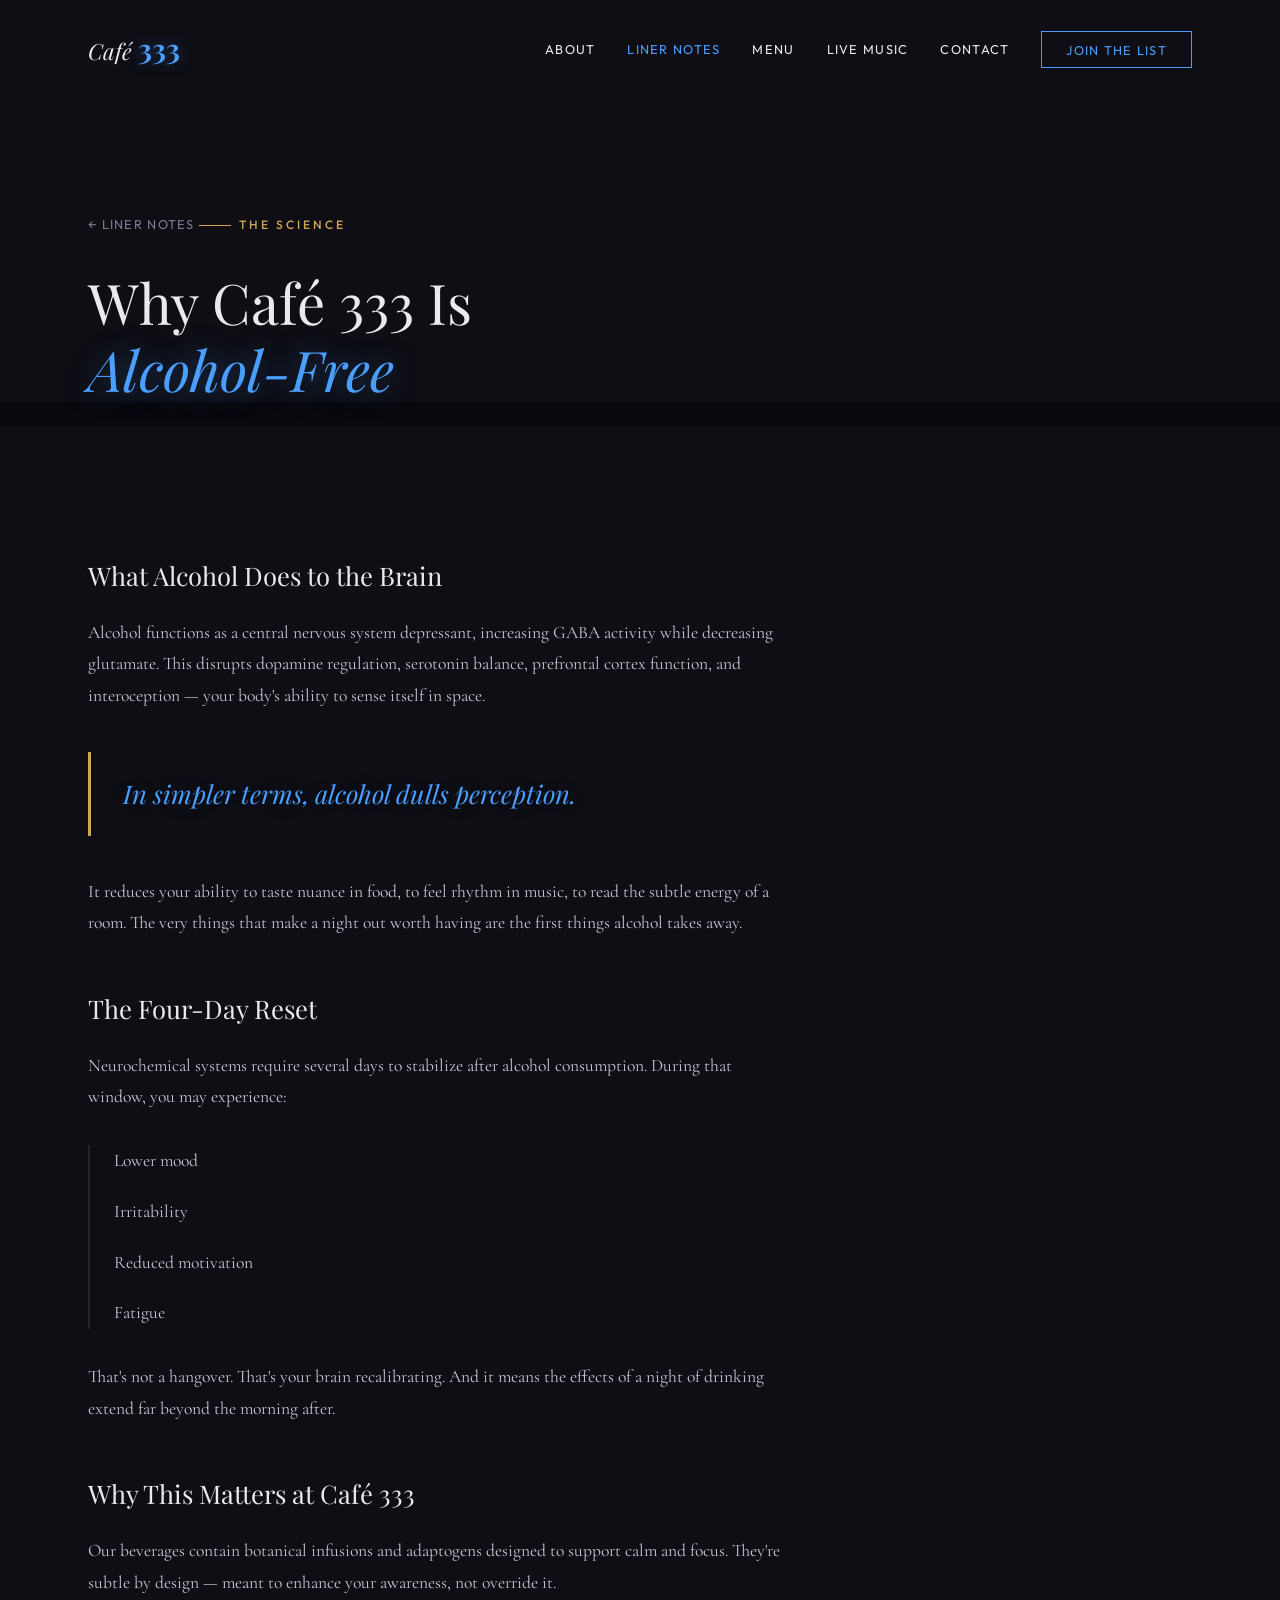
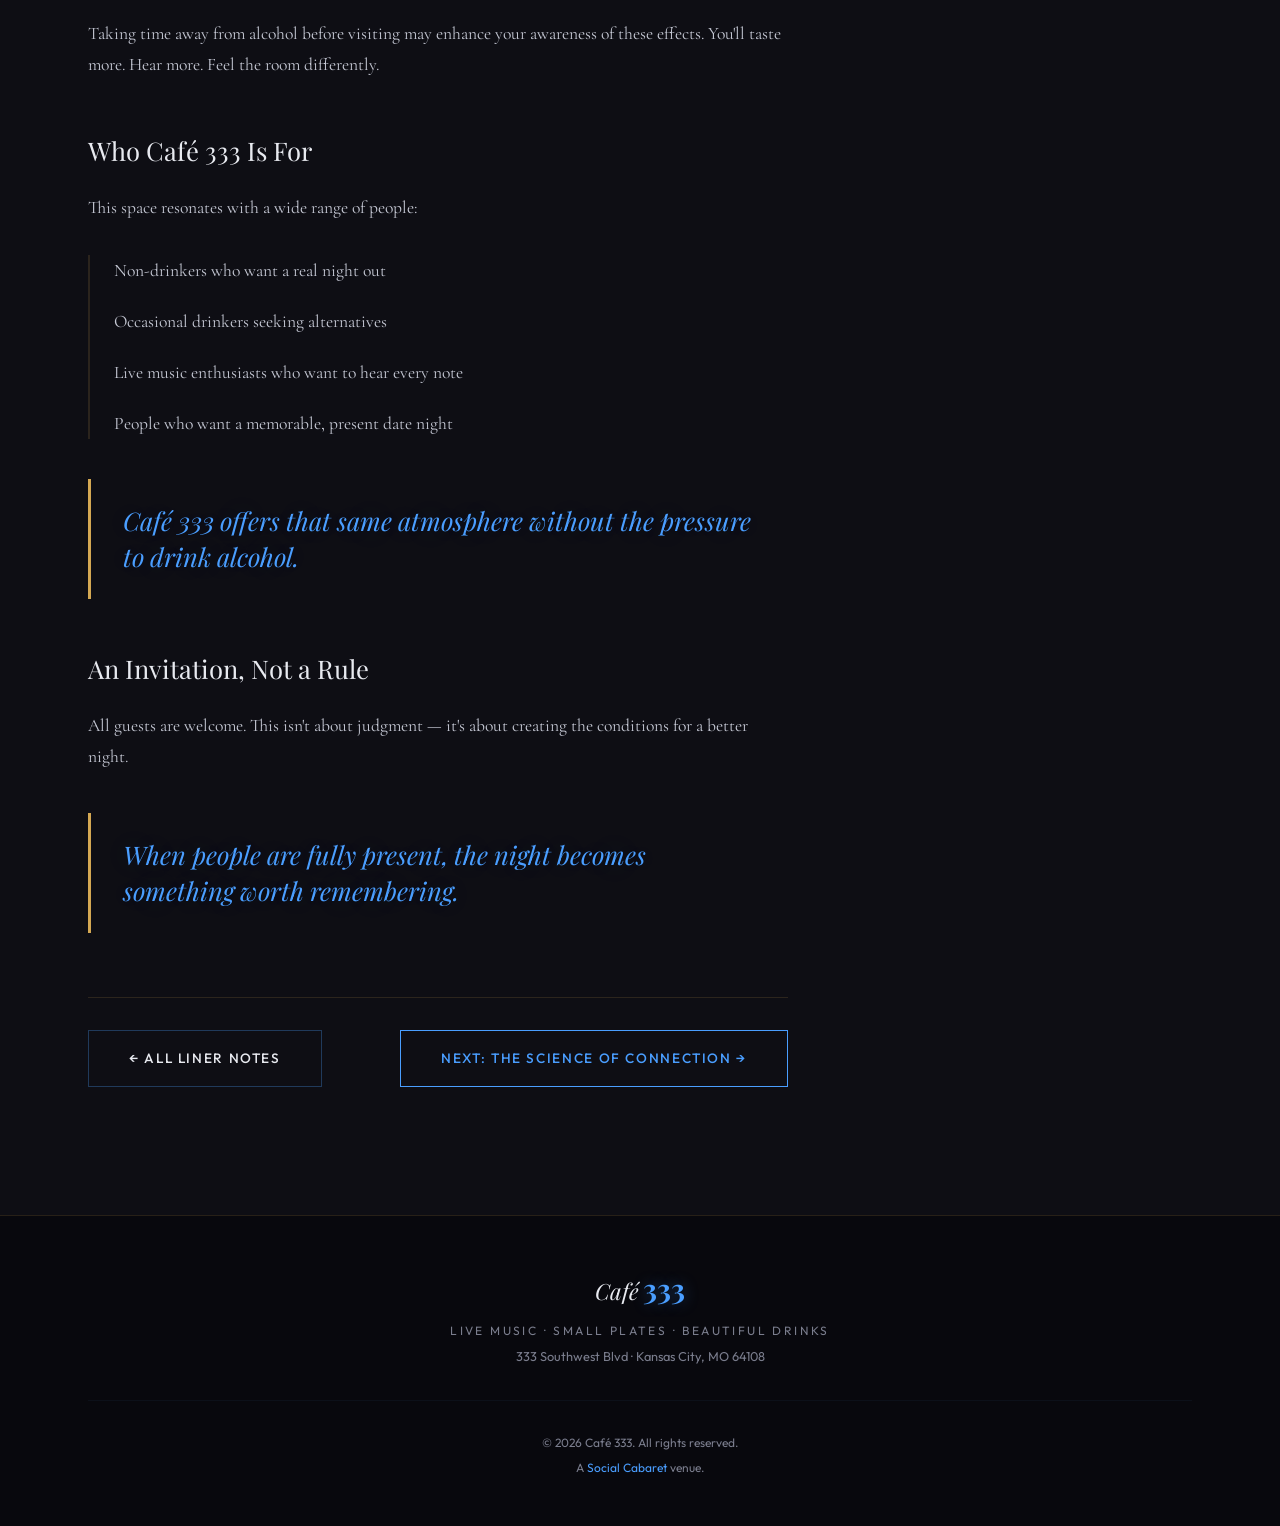
<file: liner-notes/why-alcohol-free.html>
<!DOCTYPE html>
<html lang="en">
<head>
  <meta charset="UTF-8">
  <meta name="viewport" content="width=device-width, initial-scale=1.0">
  <title>Why Café 333 Is Alcohol-Free — Liner Notes | Café 333</title>
  <meta name="description" content="Alcohol dulls perception. Café 333 is designed for people who want to feel everything — the music, the conversation, the night itself.">
  <link rel="canonical" href="https://cafe333kc.com/liner-notes/why-alcohol-free.html">
  <meta property="og:type" content="article">
  <meta property="og:url" content="https://cafe333kc.com/liner-notes/why-alcohol-free.html">
  <meta property="og:title" content="Why Café 333 Is Alcohol-Free">
  <meta property="og:description" content="Alcohol dulls perception. We built a room for people who want to feel everything — the music, the conversation, the night itself.">
  <meta property="og:image" content="https://cafe333kc.com/images/actual/f5ae5376-d12f-4265-aebb-5ec159798b37.jpeg">
  <meta property="og:site_name" content="Café 333">
  <meta name="twitter:card" content="summary_large_image">
  <meta name="twitter:title" content="Why Café 333 Is Alcohol-Free">
  <meta name="twitter:description" content="Alcohol dulls perception. We built a room for people who want to feel everything.">
  <meta name="twitter:image" content="https://cafe333kc.com/images/actual/f5ae5376-d12f-4265-aebb-5ec159798b37.jpeg">
  <link rel="icon" type="image/png" href="../images/actual/4d2454bb-7340-412b-97f8-234a180e048b.png">
  <link rel="apple-touch-icon" href="../images/actual/4d2454bb-7340-412b-97f8-234a180e048b.png">
  <link rel="preconnect" href="https://fonts.googleapis.com">
  <link rel="preconnect" href="https://fonts.gstatic.com" crossorigin>
  <link href="https://fonts.googleapis.com/css2?family=Playfair+Display:ital,wght@0,400;0,700;0,900;1,400;1,700&family=Cormorant+Garamond:ital,wght@0,300;0,400;0,600;1,300;1,400&family=Outfit:wght@300;400;500;600&display=swap" rel="stylesheet">
  <link rel="stylesheet" href="../css/style.css?v=5">
  <script type="application/ld+json">
  {
    "@context": "https://schema.org",
    "@type": "Article",
    "headline": "Why Café 333 Is Alcohol-Free",
    "description": "The neuroscience behind why we built a room for people who want to feel everything.",
    "url": "https://cafe333kc.com/liner-notes/why-alcohol-free.html",
    "image": "https://cafe333kc.com/images/actual/f5ae5376-d12f-4265-aebb-5ec159798b37.jpeg",
    "publisher": { "@type": "Organization", "name": "Café 333", "url": "https://cafe333kc.com" },
    "isPartOf": { "@type": "WebSite", "name": "Café 333", "url": "https://cafe333kc.com" }
  }
  </script>
</head>
<body>

  <nav id="navbar" class="navbar scrolled">
    <div class="nav-container">
      <a href="../index.html" class="nav-logo">
        <span class="logo-text">Café</span>
        <span class="logo-number">333</span>
      </a>
      <button class="nav-toggle" aria-label="Toggle navigation" aria-expanded="false">
        <span class="hamburger"></span>
      </button>
      <ul class="nav-links">
        <li><a href="../about.html">About</a></li>
        <li><a href="../liner-notes.html" style="color: var(--neon-blue);">Liner Notes</a></li>
        <li><a href="../index.html#menu">Menu</a></li>
        <li><a href="../index.html#performances">Live Music</a></li>
        <li><a href="../index.html#contact">Contact</a></li>
        <li><a href="../index.html#signup" class="nav-cta">Join the List</a></li>
      </ul>
    </div>
  </nav>

  <article class="section article-hero">
    <div class="container">
      <div class="article-header">
        <a href="../liner-notes.html" class="article-back">&larr; Liner Notes</a>
        <span class="section-label">The Science</span>
        <h1 class="section-title">Why Café 333 Is<br><em>Alcohol-Free</em></h1>
      </div>
    </div>
  </article>

  <article class="section article-body-section">
    <div class="container">
      <div class="article-content">

        <h2>What Alcohol Does to the Brain</h2>
        <p>Alcohol functions as a central nervous system depressant, increasing GABA activity while decreasing glutamate. This disrupts dopamine regulation, serotonin balance, prefrontal cortex function, and interoception — your body's ability to sense itself in space.</p>

        <blockquote class="story-quote">In simpler terms, alcohol dulls perception.</blockquote>

        <p>It reduces your ability to taste nuance in food, to feel rhythm in music, to read the subtle energy of a room. The very things that make a night out worth having are the first things alcohol takes away.</p>

        <h2>The Four-Day Reset</h2>
        <p>Neurochemical systems require several days to stabilize after alcohol consumption. During that window, you may experience:</p>
        <div class="story-lines">
          <p>Lower mood</p>
          <p>Irritability</p>
          <p>Reduced motivation</p>
          <p>Fatigue</p>
        </div>
        <p>That's not a hangover. That's your brain recalibrating. And it means the effects of a night of drinking extend far beyond the morning after.</p>

        <h2>Why This Matters at Café 333</h2>
        <p>Our beverages contain botanical infusions and adaptogens designed to support calm and focus. They're subtle by design — meant to enhance your awareness, not override it.</p>
        <p>Taking time away from alcohol before visiting may enhance your awareness of these effects. You'll taste more. Hear more. Feel the room differently.</p>

        <h2>Who Café 333 Is For</h2>
        <p>This space resonates with a wide range of people:</p>
        <div class="story-lines">
          <p>Non-drinkers who want a real night out</p>
          <p>Occasional drinkers seeking alternatives</p>
          <p>Live music enthusiasts who want to hear every note</p>
          <p>People who want a memorable, present date night</p>
        </div>

        <blockquote class="story-quote">Café 333 offers that same atmosphere without the pressure to drink alcohol.</blockquote>

        <h2>An Invitation, Not a Rule</h2>
        <p>All guests are welcome. This isn't about judgment — it's about creating the conditions for a better night.</p>

        <blockquote class="story-quote">When people are fully present, the night becomes something worth remembering.</blockquote>

        <div class="article-nav">
          <a href="../liner-notes.html" class="btn btn-ghost">&larr; All Liner Notes</a>
          <a href="science-of-connection.html" class="btn btn-outline">Next: The Science of Connection &rarr;</a>
        </div>
      </div>
    </div>
  </article>

  <footer class="footer">
    <div class="container">
      <div class="footer-content">
        <div class="footer-brand">
          <span class="footer-logo">
            <span class="logo-text">Café</span>
            <span class="logo-number">333</span>
          </span>
          <p class="footer-tagline">Live Music · Small Plates · Beautiful Drinks</p>
          <p class="footer-address">333 Southwest Blvd · Kansas City, MO 64108</p>
        </div>
        <div class="footer-bottom">
          <p>&copy; 2026 Café 333. All rights reserved.</p>
          <p class="footer-credit">A <a href="#" target="_blank">Social Cabaret</a> venue.</p>
        </div>
      </div>
    </div>
  </footer>

  <div class="floating-notes" aria-hidden="true" id="floatingNotes"></div>
  <script src="../js/main.js"></script>
</body>
</html>
</file>
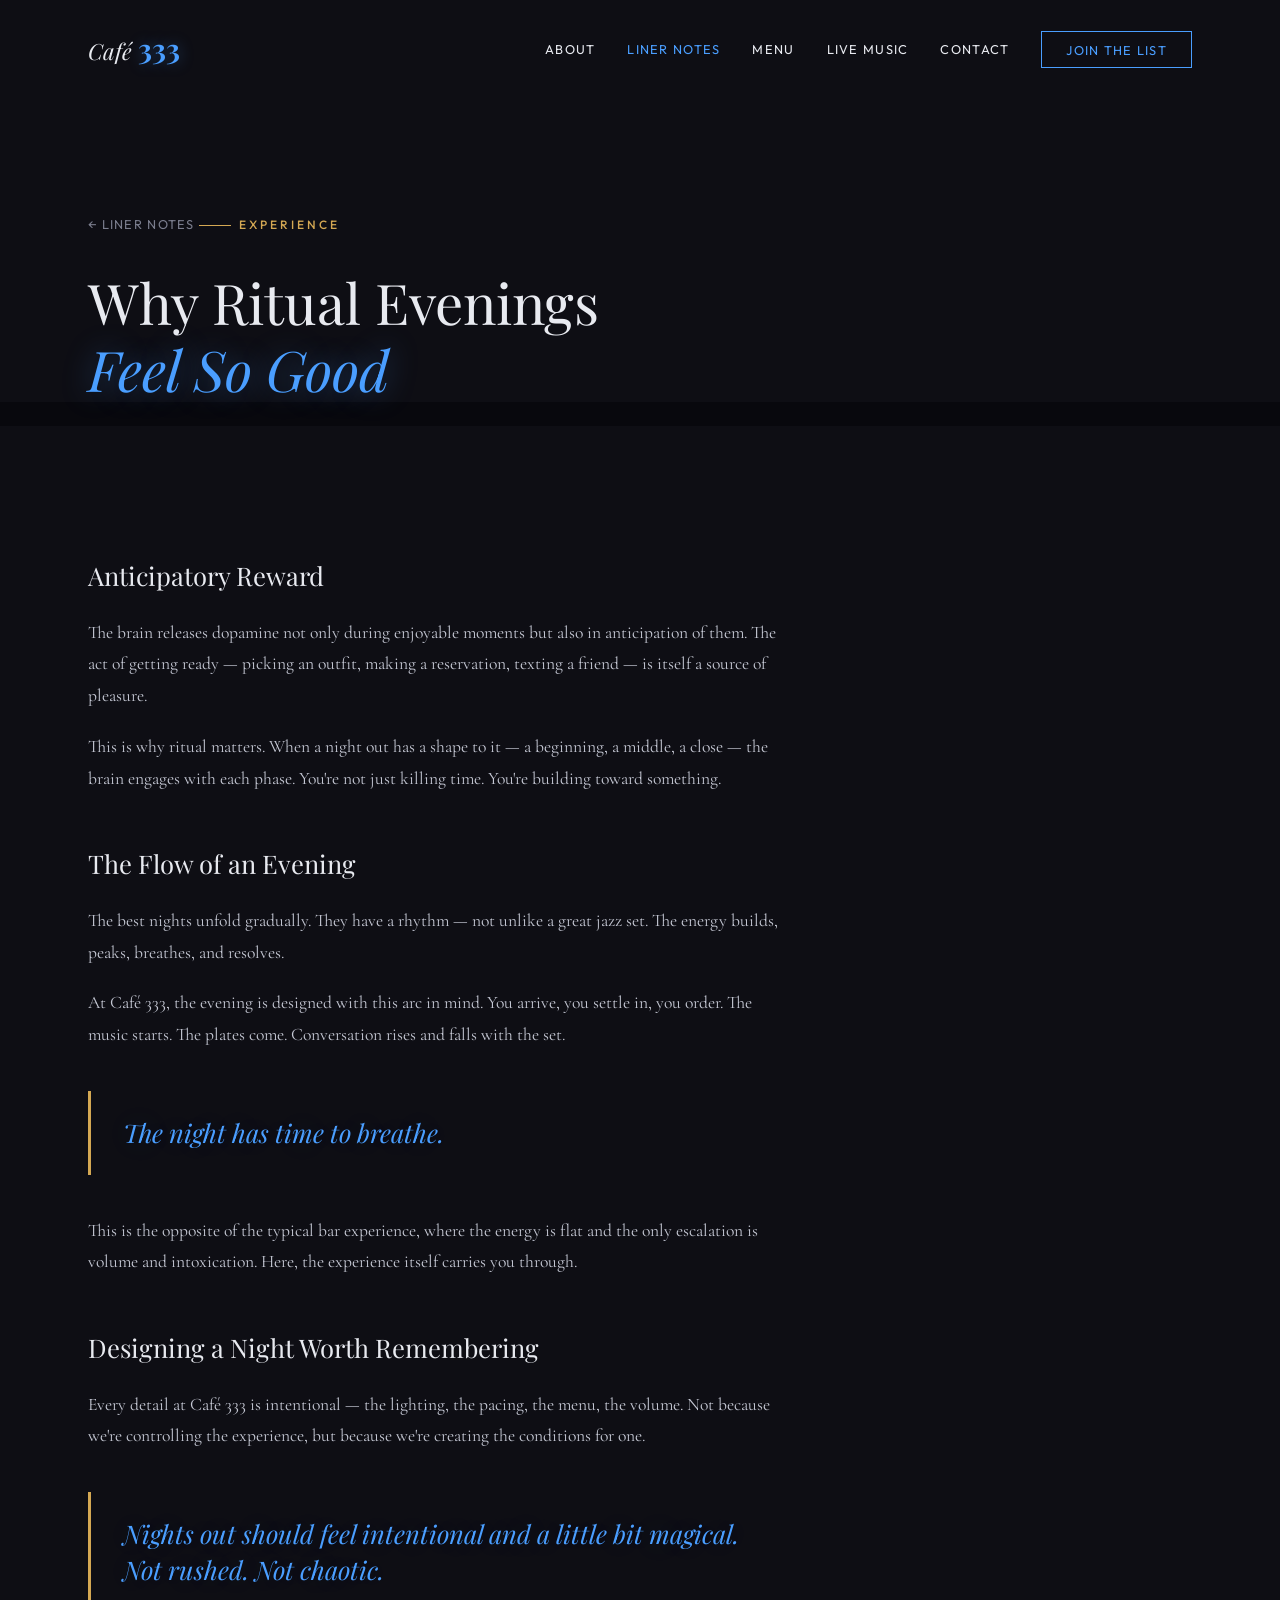
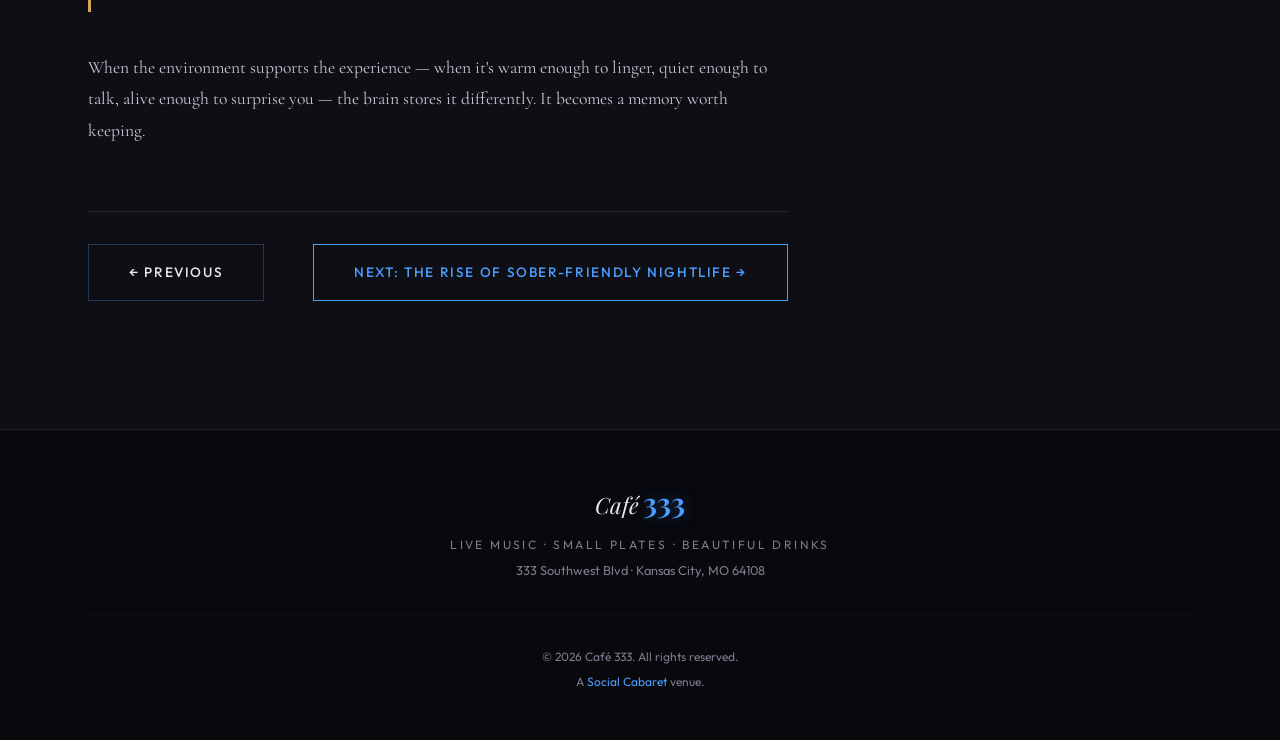
<file: liner-notes/why-ritual-evenings.html>
<!DOCTYPE html>
<html lang="en">
<head>
  <meta charset="UTF-8">
  <meta name="viewport" content="width=device-width, initial-scale=1.0">
  <title>Why Ritual Evenings Feel So Good — Liner Notes | Café 333</title>
  <meta name="description" content="Nights out should feel intentional and a little bit magical. Not rushed. Not chaotic. The brain agrees.">
  <link rel="canonical" href="https://cafe333kc.com/liner-notes/why-ritual-evenings.html">
  <meta property="og:type" content="article">
  <meta property="og:url" content="https://cafe333kc.com/liner-notes/why-ritual-evenings.html">
  <meta property="og:title" content="Why Ritual Evenings Feel So Good — Café 333">
  <meta property="og:description" content="Nights out should feel intentional and a little bit magical. Not rushed. Not chaotic. The brain agrees.">
  <meta property="og:image" content="https://cafe333kc.com/images/actual/3c520066-0f5c-4fd2-9775-dfd8dba24613.jpeg">
  <meta property="og:site_name" content="Café 333">
  <meta name="twitter:card" content="summary_large_image">
  <meta name="twitter:title" content="Why Ritual Evenings Feel So Good — Café 333">
  <meta name="twitter:description" content="Nights out should feel intentional and a little bit magical. The brain agrees.">
  <meta name="twitter:image" content="https://cafe333kc.com/images/actual/3c520066-0f5c-4fd2-9775-dfd8dba24613.jpeg">
  <link rel="icon" type="image/png" href="../images/actual/4d2454bb-7340-412b-97f8-234a180e048b.png">
  <link rel="apple-touch-icon" href="../images/actual/4d2454bb-7340-412b-97f8-234a180e048b.png">
  <link rel="preconnect" href="https://fonts.googleapis.com">
  <link rel="preconnect" href="https://fonts.gstatic.com" crossorigin>
  <link href="https://fonts.googleapis.com/css2?family=Playfair+Display:ital,wght@0,400;0,700;0,900;1,400;1,700&family=Cormorant+Garamond:ital,wght@0,300;0,400;0,600;1,300;1,400&family=Outfit:wght@300;400;500;600&display=swap" rel="stylesheet">
  <link rel="stylesheet" href="../css/style.css?v=5">
  <script type="application/ld+json">
  {
    "@context": "https://schema.org",
    "@type": "Article",
    "headline": "Why Ritual Evenings Feel So Good",
    "description": "The brain releases dopamine not just during enjoyable moments — but in anticipation of them.",
    "url": "https://cafe333kc.com/liner-notes/why-ritual-evenings.html",
    "image": "https://cafe333kc.com/images/actual/3c520066-0f5c-4fd2-9775-dfd8dba24613.jpeg",
    "publisher": { "@type": "Organization", "name": "Café 333", "url": "https://cafe333kc.com" },
    "isPartOf": { "@type": "WebSite", "name": "Café 333", "url": "https://cafe333kc.com" }
  }
  </script>
</head>
<body>

  <nav id="navbar" class="navbar scrolled">
    <div class="nav-container">
      <a href="../index.html" class="nav-logo">
        <span class="logo-text">Café</span>
        <span class="logo-number">333</span>
      </a>
      <button class="nav-toggle" aria-label="Toggle navigation" aria-expanded="false">
        <span class="hamburger"></span>
      </button>
      <ul class="nav-links">
        <li><a href="../about.html">About</a></li>
        <li><a href="../liner-notes.html" style="color: var(--neon-blue);">Liner Notes</a></li>
        <li><a href="../index.html#menu">Menu</a></li>
        <li><a href="../index.html#performances">Live Music</a></li>
        <li><a href="../index.html#contact">Contact</a></li>
        <li><a href="../index.html#signup" class="nav-cta">Join the List</a></li>
      </ul>
    </div>
  </nav>

  <article class="section article-hero">
    <div class="container">
      <div class="article-header">
        <a href="../liner-notes.html" class="article-back">&larr; Liner Notes</a>
        <span class="section-label">Experience</span>
        <h1 class="section-title">Why Ritual Evenings<br><em>Feel So Good</em></h1>
      </div>
    </div>
  </article>

  <article class="section article-body-section">
    <div class="container">
      <div class="article-content">

        <h2>Anticipatory Reward</h2>
        <p>The brain releases dopamine not only during enjoyable moments but also in anticipation of them. The act of getting ready — picking an outfit, making a reservation, texting a friend — is itself a source of pleasure.</p>
        <p>This is why ritual matters. When a night out has a shape to it — a beginning, a middle, a close — the brain engages with each phase. You're not just killing time. You're building toward something.</p>

        <h2>The Flow of an Evening</h2>
        <p>The best nights unfold gradually. They have a rhythm — not unlike a great jazz set. The energy builds, peaks, breathes, and resolves.</p>
        <p>At Café 333, the evening is designed with this arc in mind. You arrive, you settle in, you order. The music starts. The plates come. Conversation rises and falls with the set.</p>

        <blockquote class="story-quote">The night has time to breathe.</blockquote>

        <p>This is the opposite of the typical bar experience, where the energy is flat and the only escalation is volume and intoxication. Here, the experience itself carries you through.</p>

        <h2>Designing a Night Worth Remembering</h2>
        <p>Every detail at Café 333 is intentional — the lighting, the pacing, the menu, the volume. Not because we're controlling the experience, but because we're creating the conditions for one.</p>

        <blockquote class="story-quote">Nights out should feel intentional and a little bit magical. Not rushed. Not chaotic.</blockquote>

        <p>When the environment supports the experience — when it's warm enough to linger, quiet enough to talk, alive enough to surprise you — the brain stores it differently. It becomes a memory worth keeping.</p>

        <div class="article-nav">
          <a href="science-of-connection.html" class="btn btn-ghost">&larr; Previous</a>
          <a href="sober-friendly-nightlife.html" class="btn btn-outline">Next: The Rise of Sober-Friendly Nightlife &rarr;</a>
        </div>
      </div>
    </div>
  </article>

  <footer class="footer">
    <div class="container">
      <div class="footer-content">
        <div class="footer-brand">
          <span class="footer-logo">
            <span class="logo-text">Café</span>
            <span class="logo-number">333</span>
          </span>
          <p class="footer-tagline">Live Music · Small Plates · Beautiful Drinks</p>
          <p class="footer-address">333 Southwest Blvd · Kansas City, MO 64108</p>
        </div>
        <div class="footer-bottom">
          <p>&copy; 2026 Café 333. All rights reserved.</p>
          <p class="footer-credit">A <a href="#" target="_blank">Social Cabaret</a> venue.</p>
        </div>
      </div>
    </div>
  </footer>

  <div class="floating-notes" aria-hidden="true" id="floatingNotes"></div>
  <script src="../js/main.js"></script>
</body>
</html>
</file>
<file: css/style.css>
/* ═══════════════════════════════════════════════════════════════
   CAFÉ 333 — Kansas City's Newest Jazz Joint
   Blues, neons, and brass on black.
   ═══════════════════════════════════════════════════════════════ */

/* ─── CUSTOM PROPERTIES ─────────────────────────────────────── */
:root {
  /* Blues & Neons on Black */
  --neon-blue:   #4A9EFF;
  --neon-cyan:   #00D4FF;
  --neon-glow:   rgba(74, 158, 255, 0.4);
  --cyan-glow:   rgba(0, 212, 255, 0.3);

  /* Brass & Gold — for lines, rails, decorative accents */
  --gold:        #D4A853;
  --gold-light:  #E8C97A;
  --gold-dark:   #B8893A;
  --brass:       #C5954A;
  --brass-dim:   rgba(212, 168, 83, 0.15);

  /* Dark Palette */
  --cream:       #E8EAF0;
  --cream-dark:  #C5C8D4;
  --charcoal:    #0E0E14;
  --black:       #08080D;
  --midnight:    #0A0A12;
  --smoke:       #181824;
  --slate:       #7A7D8D;
  --deep-blue:   #0D1020;

  /* Typography */
  --font-display: 'Playfair Display', Georgia, serif;
  --font-body:    'Cormorant Garamond', Georgia, serif;
  --font-ui:      'Outfit', -apple-system, sans-serif;

  /* Spacing */
  --section-pad: clamp(4rem, 10vw, 8rem);
  --container-max: 1200px;

  /* Animation */
  --ease-out: cubic-bezier(0.22, 1, 0.36, 1);
  --ease-smooth: cubic-bezier(0.4, 0, 0.2, 1);
}

/* ─── RESET & BASE ──────────────────────────────────────────── */
*,
*::before,
*::after {
  margin: 0;
  padding: 0;
  box-sizing: border-box;
}

html {
  scroll-behavior: smooth;
  -webkit-font-smoothing: antialiased;
  -moz-osx-font-smoothing: grayscale;
}

body {
  font-family: var(--font-body);
  font-size: 18px;
  line-height: 1.7;
  color: var(--cream);
  background: var(--black);
  overflow-x: hidden;
}

img {
  display: block;
  max-width: 100%;
  height: auto;
}

a {
  color: var(--neon-blue);
  text-decoration: none;
  transition: color 0.3s var(--ease-smooth);
}

a:hover {
  color: var(--neon-cyan);
}

::selection {
  background: var(--neon-blue);
  color: var(--black);
}

.container {
  max-width: var(--container-max);
  margin: 0 auto;
  padding: 0 clamp(1.5rem, 4vw, 3rem);
}

.section {
  padding: var(--section-pad) 0;
  position: relative;
}

/* ─── SECTION HEADERS ───────────────────────────────────────── */
.section-label {
  display: inline-block;
  font-family: var(--font-ui);
  font-size: 0.75rem;
  font-weight: 500;
  letter-spacing: 0.25em;
  text-transform: uppercase;
  color: var(--gold);
  margin-bottom: 1rem;
  position: relative;
  padding-left: 2.5rem;
}

.section-label::before {
  content: '';
  position: absolute;
  left: 0;
  top: 50%;
  width: 2rem;
  height: 1px;
  background: var(--gold);
}

.section-title {
  font-family: var(--font-display);
  font-size: clamp(2rem, 5vw, 3.5rem);
  font-weight: 400;
  line-height: 1.2;
  color: var(--cream);
  margin-bottom: 1.5rem;
}

.section-title em {
  font-style: italic;
  color: var(--neon-blue);
  text-shadow: 0 0 30px var(--neon-glow);
}

.section-subtitle {
  font-family: var(--font-body);
  font-size: 1.15rem;
  color: var(--slate);
  max-width: 600px;
  line-height: 1.8;
}

.section-header--center {
  text-align: center;
}

.section-header--center .section-label {
  padding-left: 0;
}

.section-header--center .section-label::before {
  display: none;
}

.section-header--center .section-subtitle {
  margin: 0 auto;
}

/* ─── BUTTONS ───────────────────────────────────────────────── */
.btn {
  display: inline-block;
  font-family: var(--font-ui);
  font-size: 0.85rem;
  font-weight: 500;
  letter-spacing: 0.12em;
  text-transform: uppercase;
  padding: 1rem 2.5rem;
  border: none;
  border-radius: 0;
  cursor: pointer;
  transition: all 0.4s var(--ease-out);
  position: relative;
  overflow: hidden;
}

.btn-primary {
  background: var(--neon-blue);
  color: var(--black);
}

.btn-primary:hover {
  background: var(--neon-cyan);
  color: var(--black);
  transform: translateY(-2px);
  box-shadow: 0 8px 30px var(--neon-glow);
}

.btn-ghost {
  background: transparent;
  color: var(--cream);
  border: 1px solid rgba(74, 158, 255, 0.3);
}

.btn-ghost:hover {
  border-color: var(--neon-blue);
  color: var(--neon-blue);
  transform: translateY(-2px);
  box-shadow: 0 0 20px rgba(74, 158, 255, 0.15);
}

.btn-outline {
  background: transparent;
  color: var(--neon-blue);
  border: 1px solid var(--neon-blue);
}

.btn-outline:hover {
  background: var(--neon-blue);
  color: var(--black);
  transform: translateY(-2px);
  box-shadow: 0 0 20px var(--neon-glow);
}

/* ─── NAVBAR ────────────────────────────────────────────────── */
.navbar {
  position: fixed;
  top: 0;
  left: 0;
  right: 0;
  z-index: 1000;
  padding: 1.5rem 0;
  transition: all 0.4s var(--ease-smooth);
}

.navbar.scrolled {
  background: rgba(8, 8, 13, 0.95);
  backdrop-filter: blur(20px);
  -webkit-backdrop-filter: blur(20px);
  padding: 0.8rem 0;
  border-bottom: 1px solid var(--brass-dim);
}

.nav-container {
  max-width: var(--container-max);
  margin: 0 auto;
  padding: 0 clamp(1.5rem, 4vw, 3rem);
  display: flex;
  align-items: center;
  justify-content: space-between;
}

.nav-logo {
  display: flex;
  align-items: baseline;
  gap: 0.4rem;
  text-decoration: none;
  z-index: 1001;
}

.logo-text {
  font-family: var(--font-display);
  font-size: 1.4rem;
  font-weight: 400;
  font-style: italic;
  color: var(--cream);
}

.logo-number {
  font-family: var(--font-display);
  font-size: 1.8rem;
  font-weight: 700;
  color: var(--neon-blue);
  text-shadow: 0 0 15px var(--neon-glow);
}

.nav-links {
  display: flex;
  align-items: center;
  gap: 2rem;
  list-style: none;
}

.nav-links a {
  font-family: var(--font-ui);
  font-size: 0.8rem;
  font-weight: 400;
  letter-spacing: 0.1em;
  text-transform: uppercase;
  color: var(--cream);
  transition: color 0.3s;
  position: relative;
}

.nav-links a::after {
  content: '';
  position: absolute;
  bottom: -4px;
  left: 0;
  width: 0;
  height: 1px;
  background: var(--neon-blue);
  transition: width 0.3s var(--ease-out);
}

.nav-links a:hover {
  color: var(--neon-blue);
}

.nav-links a:hover::after {
  width: 100%;
}

.nav-cta {
  padding: 0.6rem 1.5rem !important;
  border: 1px solid var(--neon-blue) !important;
  color: var(--neon-blue) !important;
}

.nav-cta:hover {
  background: var(--neon-blue) !important;
  color: var(--black) !important;
  box-shadow: 0 0 15px var(--neon-glow) !important;
}

/* Hamburger */
.nav-toggle {
  display: none;
  background: none;
  border: none;
  cursor: pointer;
  padding: 0.5rem;
  z-index: 1001;
}

.hamburger,
.hamburger::before,
.hamburger::after {
  display: block;
  width: 24px;
  height: 1.5px;
  background: var(--cream);
  transition: all 0.3s var(--ease-smooth);
}

.hamburger {
  position: relative;
}

.hamburger::before,
.hamburger::after {
  content: '';
  position: absolute;
  left: 0;
}

.hamburger::before { top: -7px; }
.hamburger::after  { top: 7px; }

.nav-toggle[aria-expanded="true"] .hamburger {
  background: transparent;
}

.nav-toggle[aria-expanded="true"] .hamburger::before {
  transform: rotate(45deg);
  top: 0;
}

.nav-toggle[aria-expanded="true"] .hamburger::after {
  transform: rotate(-45deg);
  top: 0;
}

/* ─── HERO ──────────────────────────────────────────────────── */
.hero {
  min-height: 100vh;
  display: flex;
  align-items: center;
  justify-content: center;
  position: relative;
  overflow: hidden;
  background: var(--black);
}

.hero-bg {
  position: absolute;
  inset: 0;
  z-index: 0;
}

.hero-bg img {
  width: 100%;
  height: 100%;
  object-fit: cover;
  object-position: center 20%;
  filter: brightness(0.35) saturate(1.2);
}

.hero-overlay {
  position: absolute;
  inset: 0;
  z-index: 1;
  background:
    linear-gradient(to bottom, rgba(8, 8, 13, 0.4) 0%, rgba(8, 8, 13, 0.2) 40%, rgba(8, 8, 13, 0.7) 80%, var(--black) 100%),
    linear-gradient(to right, rgba(74, 158, 255, 0.05) 0%, transparent 50%);
}

.hero-particles {
  position: absolute;
  inset: 0;
  pointer-events: none;
  z-index: 1;
}

.hero-content {
  text-align: center;
  position: relative;
  z-index: 2;
  padding: 0 2rem;
}

.hero-tagline-top {
  font-family: var(--font-ui);
  font-size: 0.8rem;
  font-weight: 400;
  letter-spacing: 0.3em;
  text-transform: uppercase;
  color: var(--gold);
  margin-bottom: 1.5rem;
  opacity: 0;
  animation: fadeUp 1s 0.3s var(--ease-out) forwards;
}

.hero-title {
  font-family: var(--font-display);
  font-size: clamp(3.5rem, 12vw, 8rem);
  font-weight: 900;
  line-height: 0.95;
  color: var(--cream);
  margin-bottom: 1.5rem;
  display: flex;
  flex-direction: column;
  align-items: center;
}

.title-line {
  opacity: 0;
  display: inline-block;
}

.title-line-1 {
  animation: fadeUp 0.8s 0.5s var(--ease-out) forwards;
  font-size: clamp(3.5rem, 12vw, 8rem);
  font-style: italic;
  color: var(--cream);
}

.title-line-2 {
  animation: fadeUp 0.8s 0.7s var(--ease-out) forwards;
  font-family: var(--font-ui);
  font-size: clamp(0.8rem, 2vw, 1rem);
  font-weight: 300;
  letter-spacing: 0.5em;
  text-transform: uppercase;
  color: var(--neon-blue);
  text-shadow: 0 0 20px var(--neon-glow);
  margin: 0.8rem 0 0.3rem;
}

.title-line-3 {
  animation: fadeUp 0.8s 0.9s var(--ease-out) forwards;
  font-size: clamp(1.2rem, 3vw, 1.6rem);
  font-weight: 400;
  font-style: italic;
  color: var(--gold);
  letter-spacing: 0.02em;
}

.title-dot {
  display: none;
}

.hero-divider {
  width: 120px;
  margin: 1rem auto 2rem;
  color: var(--gold);
  opacity: 0;
  animation: fadeUp 0.8s 1.1s var(--ease-out) forwards;
}

.divider-svg {
  width: 100%;
}

.hero-tagline {
  font-family: var(--font-body);
  font-size: clamp(1rem, 2.5vw, 1.3rem);
  font-weight: 300;
  color: var(--cream-dark);
  line-height: 1.8;
  max-width: 550px;
  margin: 0 auto 3rem;
  opacity: 0;
  animation: fadeUp 0.8s 1.3s var(--ease-out) forwards;
}

.hero-actions {
  display: flex;
  gap: 1.5rem;
  justify-content: center;
  flex-wrap: wrap;
  opacity: 0;
  animation: fadeUp 0.8s 1.5s var(--ease-out) forwards;
}

.hero-scroll {
  position: absolute;
  bottom: 2rem;
  left: 50%;
  transform: translateX(-50%);
  display: flex;
  flex-direction: column;
  align-items: center;
  gap: 0.5rem;
  opacity: 0;
  animation: fadeUp 0.8s 2s var(--ease-out) forwards;
}

.hero-scroll span {
  font-family: var(--font-ui);
  font-size: 0.65rem;
  letter-spacing: 0.2em;
  text-transform: uppercase;
  color: var(--slate);
}

.scroll-line {
  width: 1px;
  height: 40px;
  background: linear-gradient(to bottom, var(--neon-blue), transparent);
  animation: scrollPulse 2s ease-in-out infinite;
}

@keyframes scrollPulse {
  0%, 100% { opacity: 1; transform: scaleY(1); }
  50% { opacity: 0.3; transform: scaleY(0.6); }
}

@keyframes fadeUp {
  from { opacity: 0; transform: translateY(20px); }
  to   { opacity: 1; transform: translateY(0); }
}

@keyframes grain {
  0%, 100% { transform: translate(0, 0); }
  10% { transform: translate(-5%, -10%); }
  20% { transform: translate(-15%, 5%); }
  30% { transform: translate(7%, -25%); }
  40% { transform: translate(-5%, 25%); }
  50% { transform: translate(-15%, 10%); }
  60% { transform: translate(15%, 0%); }
  70% { transform: translate(0%, 15%); }
  80% { transform: translate(3%, 35%); }
  90% { transform: translate(-10%, 10%); }
}

/* ─── ABOUT ─────────────────────────────────────────────────── */
.about {
  background: var(--charcoal);
}

.about-grid {
  display: grid;
  grid-template-columns: 1fr 1fr;
  gap: 4rem;
  align-items: center;
  margin-top: 3rem;
}

.image-frame {
  position: relative;
  overflow: hidden;
  aspect-ratio: 4 / 5;
  background: var(--smoke);
}

.image-frame img {
  width: 100%;
  height: 100%;
  object-fit: cover;
  transition: transform 0.6s var(--ease-out);
}

.image-frame:hover img {
  transform: scale(1.03);
}

.image-accent {
  position: absolute;
  top: -1rem;
  right: -1rem;
  width: 100%;
  height: 100%;
  border: 1px solid var(--gold);
  z-index: -1;
}

.about-text .lead {
  font-family: var(--font-display);
  font-size: 1.5rem;
  font-weight: 400;
  font-style: italic;
  line-height: 1.5;
  color: var(--neon-blue);
  text-shadow: 0 0 30px rgba(74, 158, 255, 0.15);
  margin-bottom: 1.5rem;
}

.about-text p {
  color: var(--cream-dark);
  margin-bottom: 1rem;
  font-size: 1.05rem;
}

.about-values {
  display: flex;
  gap: 2rem;
  margin-top: 2rem;
  padding-top: 2rem;
  border-top: 1px solid var(--brass-dim);
}

.value {
  display: flex;
  align-items: center;
  gap: 0.6rem;
}

.value-icon {
  font-size: 1.2rem;
  color: var(--neon-blue);
}

.value-text {
  font-family: var(--font-ui);
  font-size: 0.8rem;
  letter-spacing: 0.05em;
  color: var(--cream);
}

/* ─── EXPERIENCE ────────────────────────────────────────────── */
.experience {
  background:
    radial-gradient(ellipse at 80% 20%, rgba(74, 158, 255, 0.03) 0%, transparent 50%),
    var(--midnight);
}

.experience-cards {
  display: grid;
  grid-template-columns: repeat(3, 1fr);
  gap: 2rem;
  margin-top: 3rem;
}

.exp-card {
  position: relative;
  background: rgba(24, 24, 36, 0.6);
  border: 1px solid rgba(74, 158, 255, 0.08);
  overflow: hidden;
  transition: all 0.5s var(--ease-out);
}

.exp-card:hover {
  border-color: rgba(74, 158, 255, 0.25);
  transform: translateY(-4px);
  box-shadow: 0 20px 60px rgba(0, 0, 0, 0.4), 0 0 30px rgba(74, 158, 255, 0.05);
}

.exp-card-number {
  position: absolute;
  top: 1.5rem;
  right: 1.5rem;
  font-family: var(--font-display);
  font-size: 1.2rem;
  color: var(--gold);
  opacity: 0.6;
  z-index: 2;
}

.exp-card-image {
  aspect-ratio: 16 / 10;
  overflow: hidden;
  background: var(--smoke);
}

.exp-card-image img {
  width: 100%;
  height: 100%;
  object-fit: cover;
  transition: transform 0.6s var(--ease-out);
  filter: brightness(0.8);
}

.exp-card:hover .exp-card-image img {
  transform: scale(1.05);
  filter: brightness(0.9);
}

.exp-card-content {
  padding: 2rem;
}

.exp-card-content h3 {
  font-family: var(--font-display);
  font-size: 1.5rem;
  font-weight: 400;
  color: var(--cream);
  margin-bottom: 1rem;
}

.exp-card-content p {
  font-size: 0.95rem;
  color: var(--slate);
  line-height: 1.7;
}

/* ─── MENU ──────────────────────────────────────────────────── */
.menu {
  background: var(--charcoal);
  position: relative;
}

.menu::before {
  content: '';
  position: absolute;
  top: 0;
  left: 50%;
  transform: translateX(-50%);
  width: 1px;
  height: 100%;
  background: linear-gradient(to bottom, transparent, var(--brass-dim), transparent);
  pointer-events: none;
}

.menu-grid {
  display: grid;
  grid-template-columns: 1fr 1fr;
  gap: 3rem;
  margin-top: 3rem;
}

.menu-cat-title {
  font-family: var(--font-display);
  font-size: 1.6rem;
  font-weight: 400;
  color: var(--neon-blue);
  margin-bottom: 0.3rem;
  display: flex;
  flex-direction: column;
}

.menu-cat-subtitle {
  font-family: var(--font-ui);
  font-size: 0.7rem;
  font-weight: 400;
  letter-spacing: 0.2em;
  text-transform: uppercase;
  color: var(--slate);
  margin-bottom: 1.5rem;
}

.menu-item {
  padding: 1rem 0;
  border-bottom: 1px solid rgba(74, 158, 255, 0.06);
}

.menu-item:last-child {
  border-bottom: none;
}

.menu-item-header {
  display: flex;
  align-items: baseline;
  gap: 0.5rem;
  margin-bottom: 0.3rem;
}

.menu-item-name {
  font-family: var(--font-display);
  font-size: 1.1rem;
  font-weight: 400;
  color: var(--cream);
  /* Wraps only when the name is too long for the row (long entree names) */
  white-space: normal;
}

.menu-item-tag {
  font-family: var(--font-ui);
  font-size: 0.6rem;
  letter-spacing: 0.15em;
  text-transform: uppercase;
  color: var(--neon-blue);
  border: 1px solid rgba(74, 158, 255, 0.35);
  border-radius: 2px;
  padding: 0.1rem 0.35rem;
  margin-left: 0.4rem;
  vertical-align: middle;
}

.menu-item-dots {
  flex: 1;
  border-bottom: 1px dotted var(--brass-dim);
  min-width: 2rem;
  margin-bottom: 4px;
}

.menu-item-price {
  font-family: var(--font-ui);
  font-size: 0.9rem;
  font-weight: 500;
  color: var(--gold);
  white-space: nowrap;
}

.menu-item-desc {
  font-size: 0.85rem;
  color: var(--slate);
  font-style: italic;
  line-height: 1.5;
}

.menu-cta {
  text-align: center;
  margin-top: 3rem;
}

.menu-note {
  text-align: center;
  margin-top: 1.5rem;
  font-family: var(--font-ui);
  font-size: 0.8rem;
  color: var(--slate);
  font-style: italic;
}

/* ─── PERFORMANCES ──────────────────────────────────────────── */
.performances {
  background:
    radial-gradient(ellipse at 20% 80%, rgba(74, 158, 255, 0.04) 0%, transparent 50%),
    var(--midnight);
}

.perf-grid {
  display: grid;
  grid-template-columns: 1fr 1fr;
  gap: 1.5rem;
  margin-top: 3rem;
}

.perf-card {
  display: flex;
  gap: 1.5rem;
  padding: 2rem;
  background: rgba(24, 24, 36, 0.4);
  border: 1px solid rgba(74, 158, 255, 0.08);
  transition: all 0.4s var(--ease-out);
}

.perf-card:hover {
  border-color: rgba(74, 158, 255, 0.2);
  background: rgba(24, 24, 36, 0.6);
  box-shadow: 0 0 20px rgba(74, 158, 255, 0.05);
}

.perf-date {
  display: flex;
  flex-direction: column;
  align-items: center;
  justify-content: center;
  min-width: 60px;
  padding: 0.5rem;
  border: 1px solid var(--brass-dim);
}

.perf-month {
  font-family: var(--font-ui);
  font-size: 0.65rem;
  letter-spacing: 0.15em;
  text-transform: uppercase;
  color: var(--gold);
}

.perf-day {
  font-family: var(--font-display);
  font-size: 1.5rem;
  font-weight: 700;
  color: var(--cream);
}

.perf-genre {
  font-family: var(--font-ui);
  font-size: 0.65rem;
  letter-spacing: 0.2em;
  text-transform: uppercase;
  color: var(--neon-blue);
  display: inline-block;
  margin-bottom: 0.5rem;
}

.perf-name {
  font-family: var(--font-display);
  font-size: 1.3rem;
  font-weight: 400;
  color: var(--cream);
  margin-bottom: 0.5rem;
}

.perf-desc {
  font-size: 0.9rem;
  color: var(--slate);
  line-height: 1.6;
  margin-bottom: 0.8rem;
}

.perf-time {
  font-family: var(--font-ui);
  font-size: 0.75rem;
  color: var(--slate);
  letter-spacing: 0.05em;
}

.perf-cta {
  text-align: center;
  margin-top: 3rem;
  padding-top: 2rem;
  border-top: 1px solid var(--brass-dim);
}

.perf-cta p {
  font-family: var(--font-display);
  font-size: 1.2rem;
  font-style: italic;
  color: var(--cream-dark);
  margin-bottom: 1.5rem;
}

/* ─── GALLERY ───────────────────────────────────────────────── */
.gallery {
  background: var(--charcoal);
}

.gallery-grid {
  display: grid;
  grid-template-columns: repeat(4, 1fr);
  grid-auto-rows: 250px;
  gap: 1rem;
  margin-top: 3rem;
}

.gallery-item {
  position: relative;
  overflow: hidden;
  cursor: pointer;
  background: var(--smoke);
}

.gallery-item--wide {
  grid-column: span 2;
}

.gallery-item img {
  width: 100%;
  height: 100%;
  object-fit: cover;
  transition: transform 0.6s var(--ease-out), filter 0.6s var(--ease-out);
  filter: brightness(0.75) saturate(0.9);
}

.gallery-item:hover img {
  transform: scale(1.05);
  filter: brightness(0.9) saturate(1.1);
}

.gallery-caption {
  position: absolute;
  bottom: 0;
  left: 0;
  right: 0;
  padding: 1.5rem;
  background: linear-gradient(to top, rgba(8, 8, 13, 0.85), transparent);
  font-family: var(--font-display);
  font-size: 1rem;
  font-style: italic;
  color: var(--cream);
  transform: translateY(100%);
  transition: transform 0.4s var(--ease-out);
}

.gallery-item:hover .gallery-caption {
  transform: translateY(0);
}

/* ─── SIGNUP ────────────────────────────────────────────────── */
.signup {
  background:
    radial-gradient(ellipse at center, rgba(74, 158, 255, 0.04) 0%, transparent 70%),
    var(--midnight);
  text-align: center;
}

.signup-content {
  max-width: 600px;
  margin: 0 auto;
}

.signup-text {
  font-size: 1.05rem;
  color: var(--cream-dark);
  margin-bottom: 2.5rem;
  line-height: 1.8;
}

.signup-form {
  display: flex;
  flex-direction: column;
  gap: 1rem;
  text-align: left;
}

.form-input {
  width: 100%;
  padding: 1rem 1.2rem;
  background: rgba(24, 24, 36, 0.6);
  border: 1px solid rgba(74, 158, 255, 0.15);
  color: var(--cream);
  font-family: var(--font-ui);
  font-size: 0.9rem;
  transition: all 0.3s var(--ease-smooth);
  outline: none;
}

.form-input::placeholder {
  color: var(--slate);
}

.form-input:focus {
  border-color: var(--neon-blue);
  background: rgba(24, 24, 36, 0.8);
  box-shadow: 0 0 0 3px rgba(74, 158, 255, 0.1);
}

.form-options {
  display: flex;
  flex-direction: column;
  gap: 0.8rem;
  margin: 0.5rem 0;
}

.form-checkbox {
  display: flex;
  align-items: center;
  gap: 0.8rem;
  cursor: pointer;
  font-family: var(--font-ui);
  font-size: 0.85rem;
  color: var(--cream-dark);
}

.form-checkbox input {
  display: none;
}

.checkmark {
  width: 18px;
  height: 18px;
  border: 1px solid rgba(74, 158, 255, 0.3);
  background: rgba(24, 24, 36, 0.6);
  position: relative;
  flex-shrink: 0;
  transition: all 0.3s;
}

.form-checkbox input:checked + .checkmark {
  background: var(--neon-blue);
  border-color: var(--neon-blue);
}

.form-checkbox input:checked + .checkmark::after {
  content: '';
  position: absolute;
  top: 2px;
  left: 5px;
  width: 5px;
  height: 9px;
  border: solid var(--black);
  border-width: 0 2px 2px 0;
  transform: rotate(45deg);
}

.btn-submit {
  width: 100%;
  margin-top: 0.5rem;
  text-align: center;
}

.btn-submit .btn-success {
  display: none;
}

.btn-submit.submitted .btn-text {
  display: none;
}

.btn-submit.submitted .btn-success {
  display: inline;
}

.btn-submit.submitted {
  background: #2a7a3f;
  pointer-events: none;
}

.signup-note {
  margin-top: 1.5rem;
  font-family: var(--font-ui);
  font-size: 0.75rem;
  color: var(--slate);
  font-style: italic;
}

/* ─── CONTACT ───────────────────────────────────────────────── */
.contact {
  background: var(--charcoal);
}

.contact-grid {
  display: grid;
  grid-template-columns: 1fr 1fr;
  gap: 4rem;
  margin-top: 1rem;
}

.contact-details {
  margin-top: 2rem;
}

.contact-detail {
  margin-bottom: 2rem;
}

.contact-detail h4 {
  font-family: var(--font-ui);
  font-size: 0.7rem;
  font-weight: 500;
  letter-spacing: 0.2em;
  text-transform: uppercase;
  color: var(--gold);
  margin-bottom: 0.5rem;
}

.contact-detail p {
  font-size: 1rem;
  color: var(--cream-dark);
  line-height: 1.6;
}

.contact-social {
  margin-top: 2rem;
}

.contact-social h4 {
  font-family: var(--font-ui);
  font-size: 0.7rem;
  font-weight: 500;
  letter-spacing: 0.2em;
  text-transform: uppercase;
  color: var(--gold);
  margin-bottom: 0.8rem;
}

.social-links {
  display: flex;
  gap: 1rem;
}

.social-link {
  display: flex;
  align-items: center;
  justify-content: center;
  width: 44px;
  height: 44px;
  border: 1px solid rgba(74, 158, 255, 0.2);
  color: var(--cream);
  transition: all 0.3s var(--ease-smooth);
}

.social-link:hover {
  border-color: var(--neon-blue);
  color: var(--neon-blue);
  transform: translateY(-2px);
  box-shadow: 0 0 15px rgba(74, 158, 255, 0.15);
}

.map-container {
  width: 100%;
  height: 100%;
  min-height: 400px;
  background: var(--smoke);
  overflow: hidden;
}

.map-container iframe {
  filter: grayscale(0.5) brightness(0.7) contrast(1.1) hue-rotate(10deg);
  transition: filter 0.3s;
}

.map-container:hover iframe {
  filter: grayscale(0.2) brightness(0.85);
}

/* ─── FOOTER ────────────────────────────────────────────────── */
.footer {
  background: var(--black);
  padding: 3rem 0;
  border-top: 1px solid var(--brass-dim);
}

.footer-content {
  text-align: center;
}

.footer-brand {
  margin-bottom: 2rem;
}

.footer-logo {
  display: inline-flex;
  align-items: baseline;
  gap: 0.3rem;
  margin-bottom: 0.5rem;
}

.footer-tagline {
  font-family: var(--font-ui);
  font-size: 0.75rem;
  letter-spacing: 0.2em;
  text-transform: uppercase;
  color: var(--slate);
  margin-bottom: 0.3rem;
}

.footer-address {
  font-family: var(--font-ui);
  font-size: 0.8rem;
  color: var(--slate);
}

.footer-links {
  display: flex;
  justify-content: center;
  flex-wrap: wrap;
  gap: 2rem;
  margin-bottom: 2rem;
}

.footer-links a {
  font-family: var(--font-ui);
  font-size: 0.75rem;
  letter-spacing: 0.1em;
  text-transform: uppercase;
  color: var(--slate);
  transition: color 0.3s;
}

.footer-links a:hover {
  color: var(--neon-blue);
}

.footer-bottom {
  padding-top: 2rem;
  border-top: 1px solid rgba(74, 158, 255, 0.05);
}

.footer-bottom p {
  font-family: var(--font-ui);
  font-size: 0.75rem;
  color: var(--slate);
}

.footer-credit {
  margin-top: 0.3rem;
}

.footer-credit a {
  color: var(--neon-blue);
}

/* ─── ABOUT PAGE ───────────────────────────────────────────── */
.about-hero {
  padding-top: calc(2rem + 5rem) !important;
  padding-bottom: 1rem !important;
  background: var(--charcoal);
}

.about-story {
  background: var(--charcoal);
  padding-top: 0;
}

.about-story-content {
  max-width: 700px;
  margin: 0 auto;
}

.about-story-content .lead {
  font-family: var(--font-display);
  font-size: 1.5rem;
  font-weight: 400;
  font-style: italic;
  line-height: 1.5;
  color: var(--neon-blue);
  text-shadow: 0 0 30px rgba(74, 158, 255, 0.15);
  margin-bottom: 2rem;
}

.about-story-content p {
  color: var(--cream-dark);
  margin-bottom: 1.2rem;
  font-size: 1.1rem;
  line-height: 1.8;
}

.story-lines {
  margin: 2rem 0;
  padding-left: 1.5rem;
  border-left: 2px solid var(--brass-dim);
}

.story-lines p {
  color: var(--cream);
  font-size: 1.1rem;
  margin-bottom: 0.5rem;
}

.story-quote {
  font-family: var(--font-display);
  font-size: 1.6rem;
  font-style: italic;
  color: var(--neon-blue);
  text-shadow: 0 0 30px rgba(74, 158, 255, 0.15);
  margin: 2.5rem 0;
  padding: 1.5rem 2rem;
  border-left: 3px solid var(--gold);
  line-height: 1.4;
}

.about-concept {
  background:
    radial-gradient(ellipse at 80% 20%, rgba(74, 158, 255, 0.03) 0%, transparent 50%),
    var(--midnight);
}

.about-position {
  background: var(--charcoal);
}

.about-cta {
  background:
    radial-gradient(ellipse at center, rgba(74, 158, 255, 0.04) 0%, transparent 70%),
    var(--midnight);
}

/* ─── LINER NOTES CARDS ────────────────────────────────────── */
.liner-notes-grid-section {
  background: var(--charcoal);
  padding-top: 1rem !important;
}

.liner-notes-grid {
  display: grid;
  grid-template-columns: 1fr 1fr;
  gap: 2.5rem;
}

.liner-card {
  position: relative;
  display: flex;
  flex-direction: column;
  background: #12121C;
  border: 1px solid rgba(212, 168, 83, 0.12);
  border-radius: 4px;
  text-decoration: none;
  transition: all 0.5s var(--ease-out);
  overflow: hidden;
}

.liner-card:hover {
  border-color: rgba(74, 158, 255, 0.3);
  transform: translateY(-8px);
  box-shadow:
    0 25px 60px rgba(0, 0, 0, 0.6),
    0 0 40px rgba(74, 158, 255, 0.08);
}

/* Visual header */
.liner-card-visual {
  position: relative;
  padding: 2rem 2rem 1.5rem;
  min-height: 120px;
  display: flex;
  align-items: flex-end;
  justify-content: space-between;
  background: linear-gradient(135deg, #181828 0%, #0E0E18 100%);
  border-bottom: 1px solid rgba(212, 168, 83, 0.08);
}

.liner-card:nth-child(1) .liner-card-visual { background: linear-gradient(135deg, #0F1A2E 0%, #0E0E18 100%); }
.liner-card:nth-child(2) .liner-card-visual { background: linear-gradient(135deg, #0F2428 0%, #0E0E18 100%); }
.liner-card:nth-child(3) .liner-card-visual { background: linear-gradient(135deg, #1A1710 0%, #0E0E18 100%); }
.liner-card:nth-child(4) .liner-card-visual { background: linear-gradient(135deg, #18102A 0%, #0E0E18 100%); }

.liner-card-number {
  font-family: var(--font-display);
  font-size: 4rem;
  font-weight: 900;
  line-height: 1;
  color: rgba(255, 255, 255, 0.04);
  position: relative;
}

.liner-card:hover .liner-card-number {
  color: rgba(255, 255, 255, 0.08);
}

.liner-card-icon {
  color: var(--gold);
  opacity: 0.3;
  transition: all 0.5s var(--ease-out);
}

.liner-card:hover .liner-card-icon {
  opacity: 0.6;
  transform: scale(1.15);
}

/* Card body */
.liner-card-body {
  padding: 1.8rem 2rem 2rem;
  display: flex;
  flex-direction: column;
  flex: 1;
}

.liner-card-tag {
  display: inline-block;
  font-family: var(--font-ui);
  font-size: 0.6rem;
  font-weight: 600;
  letter-spacing: 0.3em;
  text-transform: uppercase;
  color: var(--gold);
  margin-bottom: 0.8rem;
  padding: 0.3rem 0.8rem;
  background: rgba(212, 168, 83, 0.08);
  border: 1px solid rgba(212, 168, 83, 0.15);
  border-radius: 2px;
  width: fit-content;
}

.liner-card-title {
  font-family: var(--font-display);
  font-size: 1.4rem;
  font-weight: 400;
  color: var(--cream);
  line-height: 1.3;
  margin-bottom: 1rem;
  transition: color 0.4s;
}

.liner-card:hover .liner-card-title {
  color: var(--neon-blue);
}

.liner-card-quote {
  font-family: var(--font-display);
  font-size: 0.95rem;
  font-style: italic;
  color: rgba(74, 158, 255, 0.7);
  line-height: 1.5;
  margin-bottom: 1rem;
  padding-left: 1rem;
  border-left: 2px solid rgba(212, 168, 83, 0.25);
}

.liner-card-excerpt {
  font-family: var(--font-body);
  font-size: 0.95rem;
  color: var(--slate);
  line-height: 1.7;
  flex: 1;
  margin-bottom: 1.5rem;
}

.liner-card-link {
  display: flex;
  align-items: center;
  gap: 0.6rem;
  font-family: var(--font-ui);
  font-size: 0.75rem;
  font-weight: 500;
  letter-spacing: 0.15em;
  text-transform: uppercase;
  color: var(--slate);
  transition: all 0.4s var(--ease-out);
  padding-top: 1.2rem;
  border-top: 1px solid rgba(255, 255, 255, 0.04);
}

.liner-card-link-arrow {
  display: inline-block;
  transition: transform 0.4s var(--ease-out);
  font-size: 1rem;
}

.liner-card:hover .liner-card-link {
  color: var(--neon-blue);
}

.liner-card:hover .liner-card-link-arrow {
  transform: translateX(6px);
}

/* ─── ARTICLE PAGES ────────────────────────────────────────── */
.article-hero {
  padding-top: calc(var(--section-pad) + 5rem);
  padding-bottom: 0;
  background: var(--charcoal);
}

.article-header {
  max-width: 700px;
}

.article-back {
  display: inline-block;
  font-family: var(--font-ui);
  font-size: 0.8rem;
  font-weight: 400;
  letter-spacing: 0.1em;
  text-transform: uppercase;
  color: var(--slate);
  margin-bottom: 2rem;
  transition: color 0.3s;
}

.article-back:hover {
  color: var(--neon-blue);
}

.article-body-section {
  background: var(--charcoal);
}

.article-content {
  max-width: 700px;
}

.article-content h2 {
  font-family: var(--font-display);
  font-size: 1.6rem;
  font-weight: 400;
  color: var(--cream);
  margin: 3rem 0 1.2rem;
}

.article-content h2:first-child {
  margin-top: 0;
}

.article-content p {
  color: var(--cream-dark);
  font-size: 1.1rem;
  line-height: 1.8;
  margin-bottom: 1.2rem;
}

.article-content strong {
  color: var(--cream);
}

.article-content em {
  color: var(--cream);
}

.article-nav {
  display: flex;
  justify-content: space-between;
  gap: 1rem;
  margin-top: 4rem;
  padding-top: 2rem;
  border-top: 1px solid var(--brass-dim);
  flex-wrap: wrap;
}

/* ─── LINER NOTES RESPONSIVE ──────────────────────────────── */
@media (max-width: 768px) {
  .liner-notes-grid {
    grid-template-columns: 1fr;
  }

  .article-nav {
    flex-direction: column;
  }

  .article-nav .btn {
    text-align: center;
  }
}

/* ─── FLOATING NOTES (ambient decoration) ───────────────────── */
.floating-notes {
  position: fixed;
  inset: 0;
  pointer-events: none;
  z-index: 0;
  overflow: hidden;
}

.note {
  position: absolute;
  font-size: 1.2rem;
  color: var(--neon-blue);
  opacity: 0;
  animation: floatNote 15s linear infinite;
}

@keyframes floatNote {
  0% {
    opacity: 0;
    transform: translateY(100vh) rotate(0deg);
  }
  10% {
    opacity: 0.06;
  }
  90% {
    opacity: 0.06;
  }
  100% {
    opacity: 0;
    transform: translateY(-5vh) rotate(20deg);
  }
}

/* ─── SCROLL ANIMATIONS ─────────────────────────────────────── */
.reveal {
  opacity: 0;
  transform: translateY(30px);
  transition: opacity 0.8s var(--ease-out), transform 0.8s var(--ease-out);
}

.reveal.visible {
  opacity: 1;
  transform: translateY(0);
}

.reveal-delay-1 { transition-delay: 0.1s; }
.reveal-delay-2 { transition-delay: 0.2s; }
.reveal-delay-3 { transition-delay: 0.3s; }

/* ─── EXPERIENCE TIERS (Choose Your Night) ──────────────────── */
.experience-tiers {
  display: grid;
  grid-template-columns: repeat(3, 1fr);
  gap: 2rem;
  margin-top: 3rem;
}

.tier-card {
  position: relative;
  background: rgba(24, 24, 36, 0.6);
  border: 1px solid rgba(74, 158, 255, 0.08);
  padding: 2.5rem 2rem;
  transition: all 0.5s var(--ease-out);
  display: flex;
  flex-direction: column;
}

.tier-card:hover {
  border-color: rgba(74, 158, 255, 0.25);
  transform: translateY(-4px);
  box-shadow: 0 20px 60px rgba(0, 0, 0, 0.4), 0 0 30px rgba(74, 158, 255, 0.05);
}

.tier-card--featured {
  border-color: var(--gold);
}

.tier-label {
  font-family: var(--font-ui);
  font-size: 0.65rem;
  letter-spacing: 0.2em;
  text-transform: uppercase;
  color: var(--gold);
  margin-bottom: 1rem;
}

.tier-name {
  font-family: var(--font-display);
  font-size: 1.6rem;
  font-weight: 400;
  color: var(--cream);
  margin-bottom: 1rem;
  line-height: 1.2;
}

.tier-detail {
  font-size: 0.95rem;
  color: var(--slate);
  line-height: 1.7;
}

.tier-highlights {
  list-style: none;
  margin-top: 1.5rem;
  padding-top: 1.5rem;
  border-top: 1px solid var(--brass-dim);
}

.tier-highlights li {
  font-family: var(--font-ui);
  font-size: 0.85rem;
  color: var(--cream-dark);
  padding: 0.35rem 0 0.35rem 1.4rem;
  position: relative;
}

.tier-highlights li::before {
  content: '♪';
  position: absolute;
  left: 0;
  color: var(--neon-blue);
}

/* ─── SOCIAL PROOF ──────────────────────────────────────────── */
.social-proof {
  background:
    radial-gradient(ellipse at 80% 20%, rgba(74, 158, 255, 0.04) 0%, transparent 50%),
    var(--charcoal);
}

.testimonial-grid {
  display: grid;
  grid-template-columns: repeat(3, 1fr);
  gap: 2rem;
  margin-top: 3rem;
}

.testimonial {
  background: rgba(24, 24, 36, 0.6);
  border: 1px solid rgba(74, 158, 255, 0.08);
  padding: 2.5rem 2rem;
  display: flex;
  flex-direction: column;
}

.testimonial-stars {
  color: var(--gold);
  font-size: 0.95rem;
  letter-spacing: 0.15em;
  margin-bottom: 1rem;
}

.testimonial-quote {
  font-family: var(--font-body);
  font-size: 1.2rem;
  line-height: 1.6;
  color: var(--cream);
  font-style: italic;
  flex: 1;
}

.testimonial-author {
  font-family: var(--font-ui);
  font-size: 0.8rem;
  letter-spacing: 0.1em;
  text-transform: uppercase;
  color: var(--slate);
  margin-top: 1.5rem;
}

/* ─── FAQ ───────────────────────────────────────────────────── */
.faq {
  background: var(--midnight);
}

.faq-list {
  max-width: 820px;
  margin: 3rem auto 0;
}

.faq-item {
  border-bottom: 1px solid var(--brass-dim);
}

.faq-item summary {
  list-style: none;
  cursor: pointer;
  padding: 1.5rem 2.5rem 1.5rem 0;
  position: relative;
  font-family: var(--font-display);
  font-size: 1.25rem;
  color: var(--cream);
  transition: color 0.3s var(--ease-out);
}

.faq-item summary::-webkit-details-marker { display: none; }

.faq-item summary:hover { color: var(--neon-blue); }

.faq-item summary::after {
  content: '+';
  position: absolute;
  right: 0;
  top: 50%;
  transform: translateY(-50%);
  font-family: var(--font-ui);
  font-size: 1.5rem;
  color: var(--gold);
  transition: transform 0.3s var(--ease-out);
}

.faq-item[open] summary::after {
  transform: translateY(-50%) rotate(45deg);
}

.faq-answer {
  padding: 0 0 1.75rem;
  font-size: 1rem;
  color: var(--slate);
  line-height: 1.7;
  max-width: 680px;
}

/* ─── RESPONSIVE ────────────────────────────────────────────── */
@media (max-width: 1024px) {
  .experience-tiers {
    grid-template-columns: 1fr;
    max-width: 500px;
    margin-left: auto;
    margin-right: auto;
  }

  .testimonial-grid {
    grid-template-columns: 1fr;
    max-width: 500px;
    margin-left: auto;
    margin-right: auto;
  }

  .experience-cards {
    grid-template-columns: 1fr;
    max-width: 500px;
    margin-left: auto;
    margin-right: auto;
  }

  .perf-grid {
    grid-template-columns: 1fr;
  }

  .menu-grid {
    grid-template-columns: 1fr;
  }
}

@media (max-width: 768px) {
  .nav-toggle {
    display: block;
  }

  .nav-links {
    position: fixed;
    top: 0;
    right: -100%;
    width: 80%;
    max-width: 320px;
    height: 100vh;
    background: rgba(8, 8, 13, 0.98);
    backdrop-filter: blur(20px);
    flex-direction: column;
    justify-content: center;
    align-items: center;
    gap: 2rem;
    transition: right 0.4s var(--ease-out);
  }

  .nav-links.open {
    right: 0;
  }

  .nav-links a::after {
    display: none;
  }

  .about-grid {
    grid-template-columns: 1fr;
    gap: 2rem;
  }

  .about-image {
    max-width: 400px;
  }

  .about-values {
    flex-direction: column;
    gap: 1rem;
  }

  .contact-grid {
    grid-template-columns: 1fr;
    gap: 2rem;
  }

  .gallery-grid {
    grid-template-columns: 1fr 1fr;
    grid-auto-rows: 200px;
  }

  .gallery-item--wide {
    grid-column: span 2;
  }

  .hero-title {
    flex-direction: column;
    gap: 0;
  }

  .perf-card {
    flex-direction: column;
    gap: 1rem;
    padding: 1.5rem;
  }

  .perf-date {
    flex-direction: row;
    gap: 0.5rem;
  }
}

@media (max-width: 480px) {
  .gallery-grid {
    grid-template-columns: 1fr;
    grid-auto-rows: 200px;
  }

  .gallery-item--wide {
    grid-column: span 1;
  }

  .hero-actions {
    flex-direction: column;
    align-items: center;
  }

  .btn {
    width: 100%;
    text-align: center;
  }
}


/* ─── RESERVATIONS (OpenTable) ──────────────────────────────── */
.reserve {
  background:
    radial-gradient(ellipse at 50% 0%, rgba(212, 175, 55, 0.05) 0%, transparent 60%),
    linear-gradient(to bottom, var(--charcoal), var(--midnight));
}

/* The OpenTable loader injects its own iframe here; we only frame and center it. */
.reserve-widget {
  display: flex;
  justify-content: center;
  align-items: center;
  /* Hugs the OpenTable widget iframe so the frame has no dead space around it */
  width: fit-content;
  max-width: 100%;
  margin: 3rem auto 0;
  padding: 1.25rem;
  background: rgba(24, 24, 36, 0.6);
  border: 1px solid rgba(74, 158, 255, 0.08);
}

.reserve-widget iframe {
  max-width: 100%;
  border: 0;
}

.reserve-note {
  text-align: center;
  margin-top: 1.5rem;
  font-family: var(--font-ui);
  font-size: 0.85rem;
  color: var(--slate);
}

.contact-reserve {
  margin-top: 0.5rem;
}

.contact-reserve iframe {
  max-width: 100%;
  border: 0;
}

@media (max-width: 600px) {
  .reserve-widget {
    padding: 1rem;
  }
}
</file>
